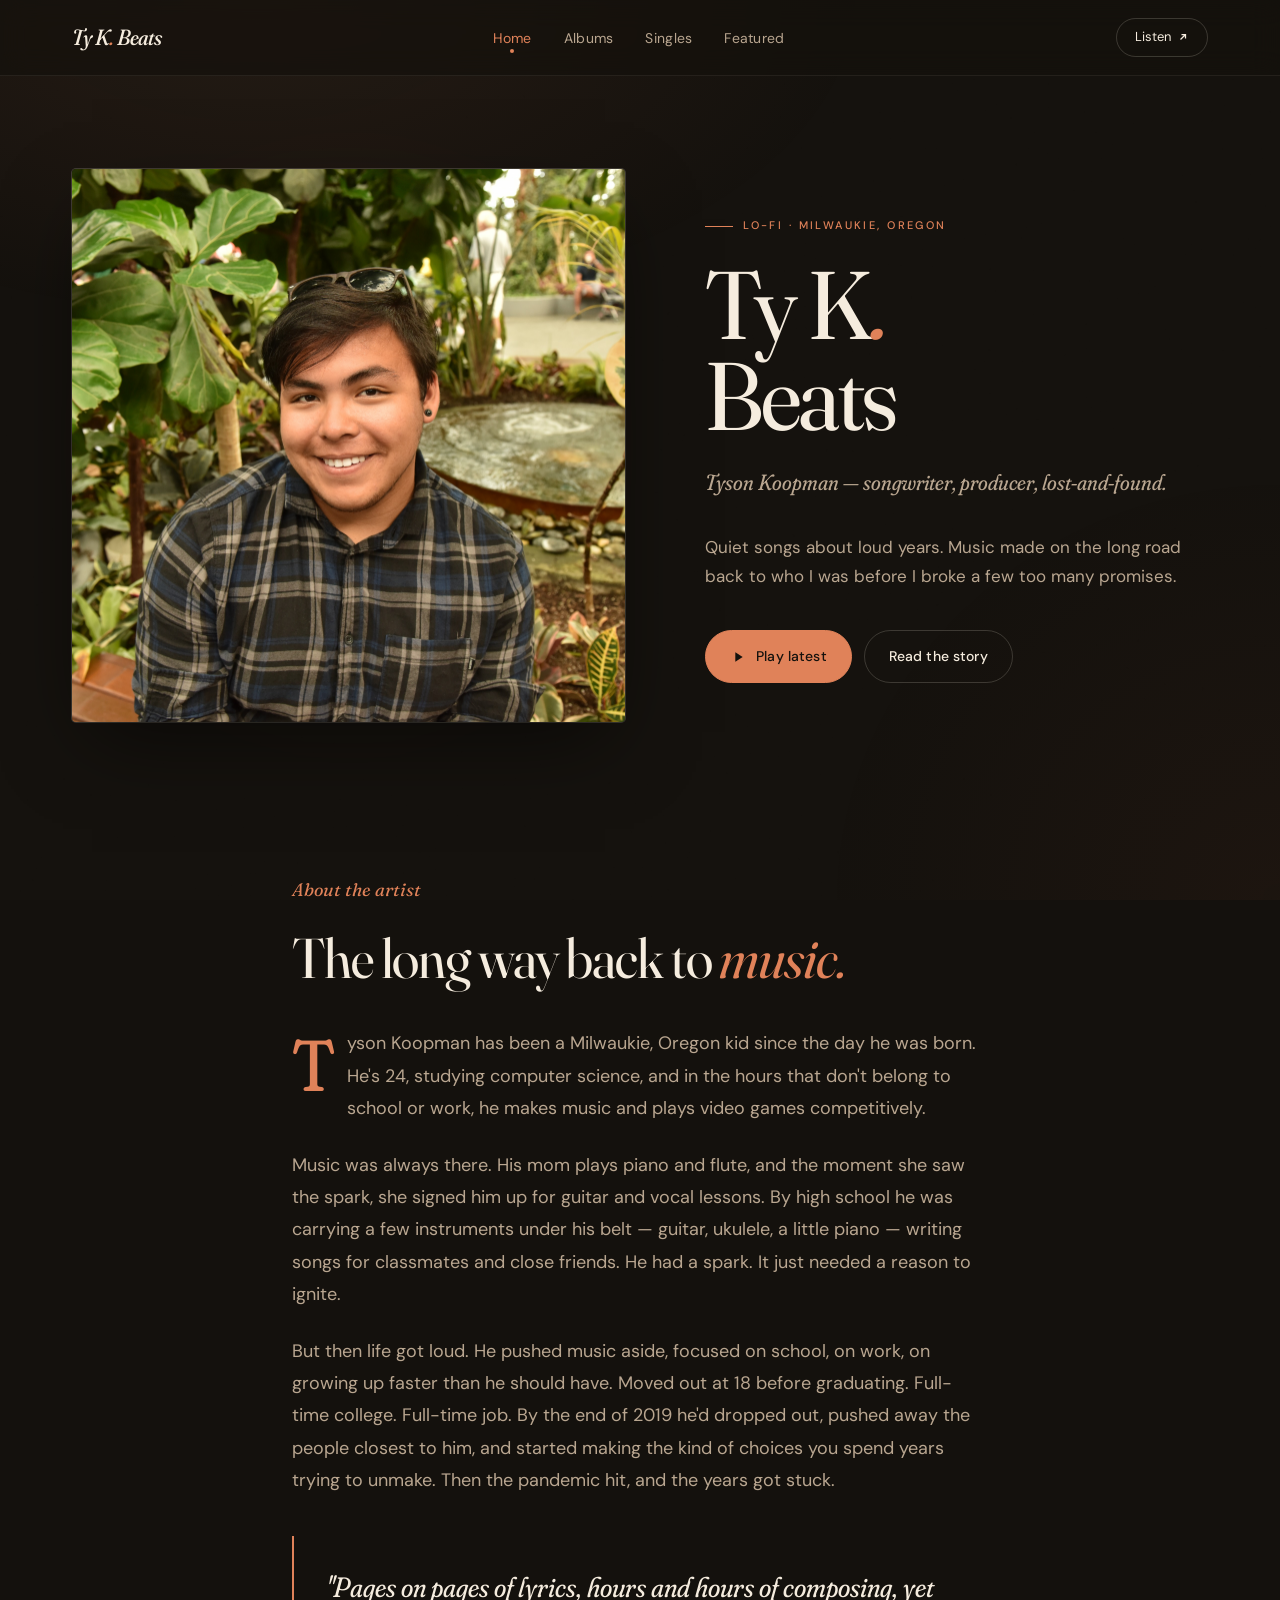
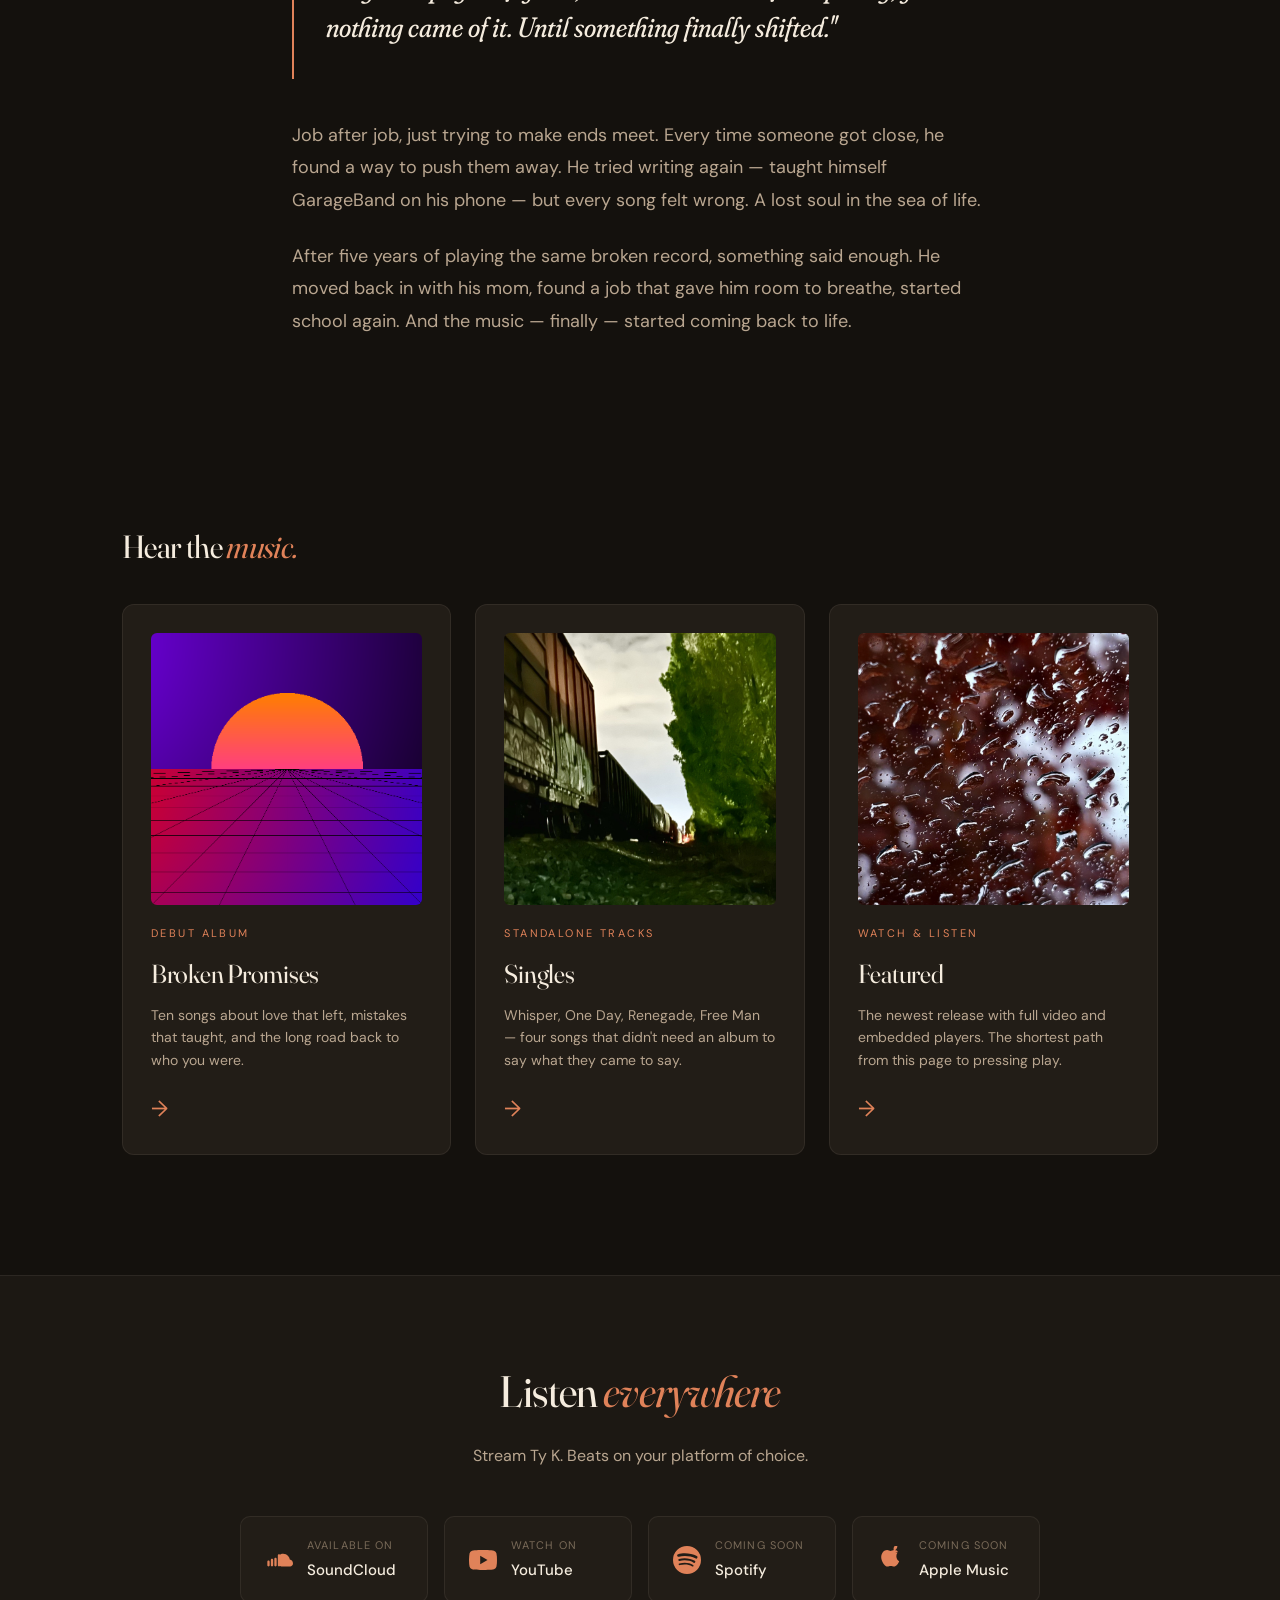
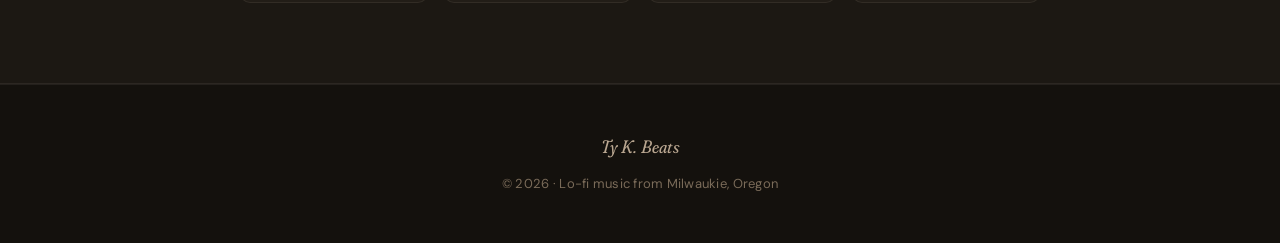
<file: index.html>
<!DOCTYPE html>
<html lang="en">
<head>
<meta charset="UTF-8">
<meta name="viewport" content="width=device-width, initial-scale=1.0">
<meta name="description" content="Ty K. Beats is a lo-fi music artist from Milwaukie, Oregon. Learn about the story behind the artist, Tyson Koopman.">
<title>Ty K. Beats — Home</title>

<link rel="preconnect" href="https://fonts.googleapis.com">
<link rel="preconnect" href="https://fonts.gstatic.com" crossorigin>
<link href="https://fonts.googleapis.com/css2?family=Fraunces:ital,opsz,wght,SOFT@0,9..144,300..900,0..100;1,9..144,300..900,0..100&family=DM+Sans:opsz,wght@9..40,300..700&display=swap" rel="stylesheet">
<link rel="stylesheet" href="styles.css">
</head>
<body>

<header>
  <nav class="nav">
    <a href="index.html" class="logo">Ty K<span>.</span> Beats</a>
    <ul class="nav-links">
      <li><a href="index.html" class="active">Home</a></li>
      <li><a href="albums.html">Albums</a></li>
      <li><a href="singles.html">Singles</a></li>
      <li><a href="featured.html">Featured</a></li>
    </ul>
    <a href="https://soundcloud.com/tykbeats" class="nav-cta" target="_blank" rel="noopener">
      Listen
      <svg width="12" height="12" viewBox="0 0 24 24" fill="none" stroke="currentColor" stroke-width="2.5"><path d="M7 17L17 7M9 7h8v8"/></svg>
    </a>
  </nav>
</header>

<main>

  <!-- HERO -->
  <section class="hero">
    <div class="hero-art">
      <img src="images/tyson_photo.jpg" alt="Portrait of Tyson Koopman, the artist behind Ty K. Beats">
    </div>
    <div class="hero-info">
      <div class="eyebrow">Lo-fi · Milwaukie, Oregon</div>
      <h1>Ty K<em>.</em><br>Beats</h1>
      <p class="hero-subhead">Tyson Koopman — songwriter, producer, lost-and-found.</p>
      <p class="hero-desc">
        Quiet songs about loud years. Music made on the long road back to who I was before I broke a few too many promises.
      </p>
      <div class="cta-row">
        <a class="btn btn-primary" href="featured.html">
          <svg viewBox="0 0 24 24" fill="currentColor"><path d="M8 5v14l11-7z"/></svg>
          Play latest
        </a>
        <a class="btn" href="#story">Read the story</a>
      </div>
    </div>
  </section>

  <!-- STORY -->
  <section class="story" id="story">
    <div class="story-eyebrow">About the artist</div>
    <h2>The long way back to <em>music.</em></h2>
    <p class="lead">
      Tyson Koopman has been a Milwaukie, Oregon kid since the day he was born. He's 24, studying computer science, and in the hours that don't belong to school or work, he makes music and plays video games competitively.
    </p>
    <p>
      Music was always there. His mom plays piano and flute, and the moment she saw the spark, she signed him up for guitar and vocal lessons. By high school he was carrying a few instruments under his belt — guitar, ukulele, a little piano — writing songs for classmates and close friends. He had a spark. It just needed a reason to ignite.
    </p>
    <p>
      But then life got loud. He pushed music aside, focused on school, on work, on growing up faster than he should have. Moved out at 18 before graduating. Full-time college. Full-time job. By the end of 2019 he'd dropped out, pushed away the people closest to him, and started making the kind of choices you spend years trying to unmake. Then the pandemic hit, and the years got stuck.
    </p>
    <div class="pullquote">
      "Pages on pages of lyrics, hours and hours of composing, yet nothing came of it. Until something finally shifted."
    </div>
    <p>
      Job after job, just trying to make ends meet. Every time someone got close, he found a way to push them away. He tried writing again — taught himself GarageBand on his phone — but every song felt wrong. A lost soul in the sea of life.
    </p>
    <p>
      After five years of playing the same broken record, something said enough. He moved back in with his mom, found a job that gave him room to breathe, started school again. And the music — finally — started coming back to life.
    </p>
  </section>

  <!-- DISCOVER -->
  <section class="next-up">
    <h2>Hear the <em>music.</em></h2>
    <div class="next-grid three">

      <a class="next-card" href="albums.html">
        <div class="next-card-thumb">
          <img src="images/bp_album_cover.jpg" alt="Broken Promises album cover">
        </div>
        <div class="next-card-eyebrow">Debut album</div>
        <h3>Broken Promises</h3>
        <p>Ten songs about love that left, mistakes that taught, and the long road back to who you were.</p>
        <span class="next-card-arrow">→</span>
      </a>

      <a class="next-card" href="singles.html">
        <div class="next-card-thumb">
          <img src="images/free_man_cover.jpg" alt="Free Man single cover">
        </div>
        <div class="next-card-eyebrow">Standalone tracks</div>
        <h3>Singles</h3>
        <p>Whisper, One Day, Renegade, Free Man — four songs that didn't need an album to say what they came to say.</p>
        <span class="next-card-arrow">→</span>
      </a>

      <a class="next-card" href="featured.html">
        <div class="next-card-thumb">
          <img src="images/whisper_cover.jpeg" alt="Whisper cover art — the latest featured release">
        </div>
        <div class="next-card-eyebrow">Watch & listen</div>
        <h3>Featured</h3>
        <p>The newest release with full video and embedded players. The shortest path from this page to pressing play.</p>
        <span class="next-card-arrow">→</span>
      </a>

    </div>
  </section>

  <!-- LISTEN ON -->
  <section class="listen">
    <div class="listen-inner">
      <h2>Listen <em>everywhere</em></h2>
      <p class="listen-sub">Stream Ty K. Beats on your platform of choice.</p>
      <div class="platforms">

        <a class="platform" href="https://soundcloud.com/tykbeats" target="_blank" rel="noopener" aria-label="Listen on SoundCloud">
          <svg class="platform-icon" viewBox="0 0 24 24" fill="currentColor"><path d="M2 13.5c0-.55.45-1 1-1s1 .45 1 1v3c0 .55-.45 1-1 1s-1-.45-1-1zm3-1.5c0-.55.45-1 1-1s1 .45 1 1v4.5c0 .55-.45 1-1 1s-1-.45-1-1zm3-1c0-.55.45-1 1-1s1 .45 1 1v5.5c0 .55-.45 1-1 1s-1-.45-1-1zm3-3c0-.55.45-1 1-1s1 .45 1 1v8.5c0 .55-.45 1-1 1s-1-.45-1-1zm10.5 9.5h-7.5c-.83 0-1.5-.67-1.5-1.5v-7.59c0-.62.38-1.18.96-1.4 1.43-.55 3.04-.51 4.46.14 1.77.82 3.08 2.55 3.34 4.47 1.61.27 2.74 1.66 2.74 3.38 0 1.38-1.12 2.5-2.5 2.5z"/></svg>
          <div class="platform-text">
            <small>Available on</small>
            <strong>SoundCloud</strong>
          </div>
        </a>

        <a class="platform" href="https://www.youtube.com/@TyKBeats" target="_blank" rel="noopener" aria-label="Listen on YouTube">
          <svg class="platform-icon" viewBox="0 0 24 24" fill="currentColor"><path d="M23.5 6.2a3 3 0 0 0-2.1-2.1C19.5 3.5 12 3.5 12 3.5s-7.5 0-9.4.6A3 3 0 0 0 .5 6.2 31.5 31.5 0 0 0 0 12a31.5 31.5 0 0 0 .5 5.8 3 3 0 0 0 2.1 2.1C4.5 20.5 12 20.5 12 20.5s7.5 0 9.4-.6a3 3 0 0 0 2.1-2.1c.4-1.9.5-3.8.5-5.8s-.1-3.9-.5-5.8zM9.6 15.6V8.4l6.3 3.6-6.3 3.6z"/></svg>
          <div class="platform-text">
            <small>Watch on</small>
            <strong>YouTube</strong>
          </div>
        </a>

        <a class="platform" href="#" aria-label="Listen on Spotify">
          <svg class="platform-icon" viewBox="0 0 24 24" fill="currentColor"><path d="M12 0a12 12 0 1 0 0 24 12 12 0 0 0 0-24zm5.5 17.3a.75.75 0 0 1-1 .25c-2.85-1.75-6.45-2.15-10.65-1.2a.75.75 0 1 1-.35-1.45c4.6-1.05 8.55-.6 11.75 1.35.4.2.5.7.25 1.05zm1.5-3.3a.95.95 0 0 1-1.3.3c-3.25-2-8.2-2.55-12.05-1.4a.95.95 0 0 1-.55-1.8c4.4-1.3 9.85-.7 13.6 1.6.45.25.6.85.3 1.3zm.15-3.4c-3.9-2.3-10.35-2.5-14.05-1.4a1.15 1.15 0 1 1-.65-2.2c4.25-1.3 11.4-1 15.9 1.65a1.15 1.15 0 1 1-1.2 1.95z"/></svg>
          <div class="platform-text">
            <small>Coming soon</small>
            <strong>Spotify</strong>
          </div>
        </a>

        <a class="platform" href="#" aria-label="Listen on Apple Music">
          <svg class="platform-icon" viewBox="0 0 24 24" fill="currentColor"><path d="M17.7 5.5a4.7 4.7 0 0 0-1.1 3.2c0 2.05 1.25 3.7 2.4 4.4-.7 2-2.45 4.55-4.5 4.55-.9 0-1.55-.55-2.7-.55-1.15 0-1.9.55-2.85.55-2.05 0-4.3-3.05-5.05-6.05-.45-1.85-.45-3.65.55-5.4.95-1.65 2.6-2.7 4.3-2.7 1.1 0 2.1.7 2.85.7.7 0 1.95-.75 3.4-.75.5 0 2.05.05 3 1.5 0 0-1.7.5-2.3.55zm-3.55-3a4.05 4.05 0 0 1 1-2.5C16.05 0 17.05 0 17.4 0c.05.4 0 1.45-.65 2.4-.65 1-1.6 1.55-2.55 1.5-.05-.35 0-.85.1-1.4z"/></svg>
          <div class="platform-text">
            <small>Coming soon</small>
            <strong>Apple Music</strong>
          </div>
        </a>

      </div>
    </div>
  </section>

</main>

<footer>
  <div class="footer-mark">Ty K. Beats</div>
  <div>© 2026 · Lo-fi music from Milwaukie, Oregon</div>
</footer>

</body>
</html>
</file>
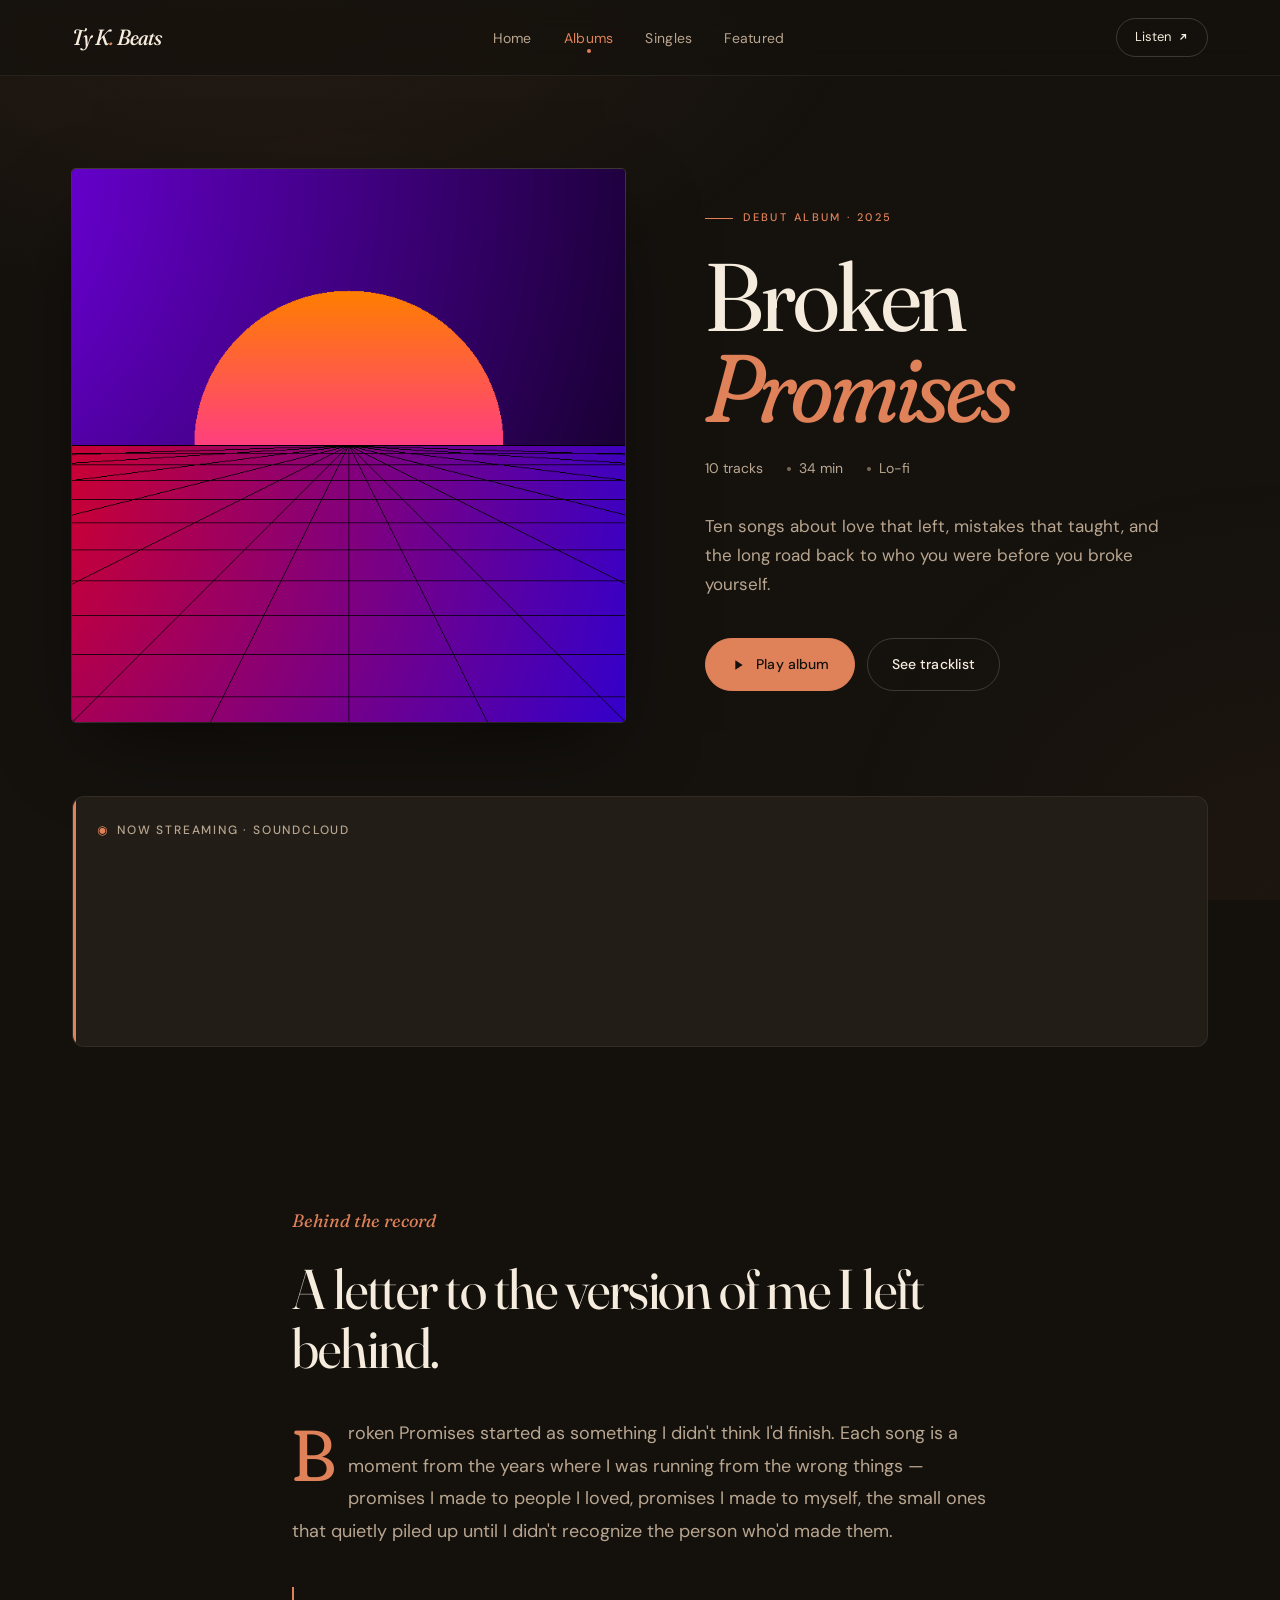
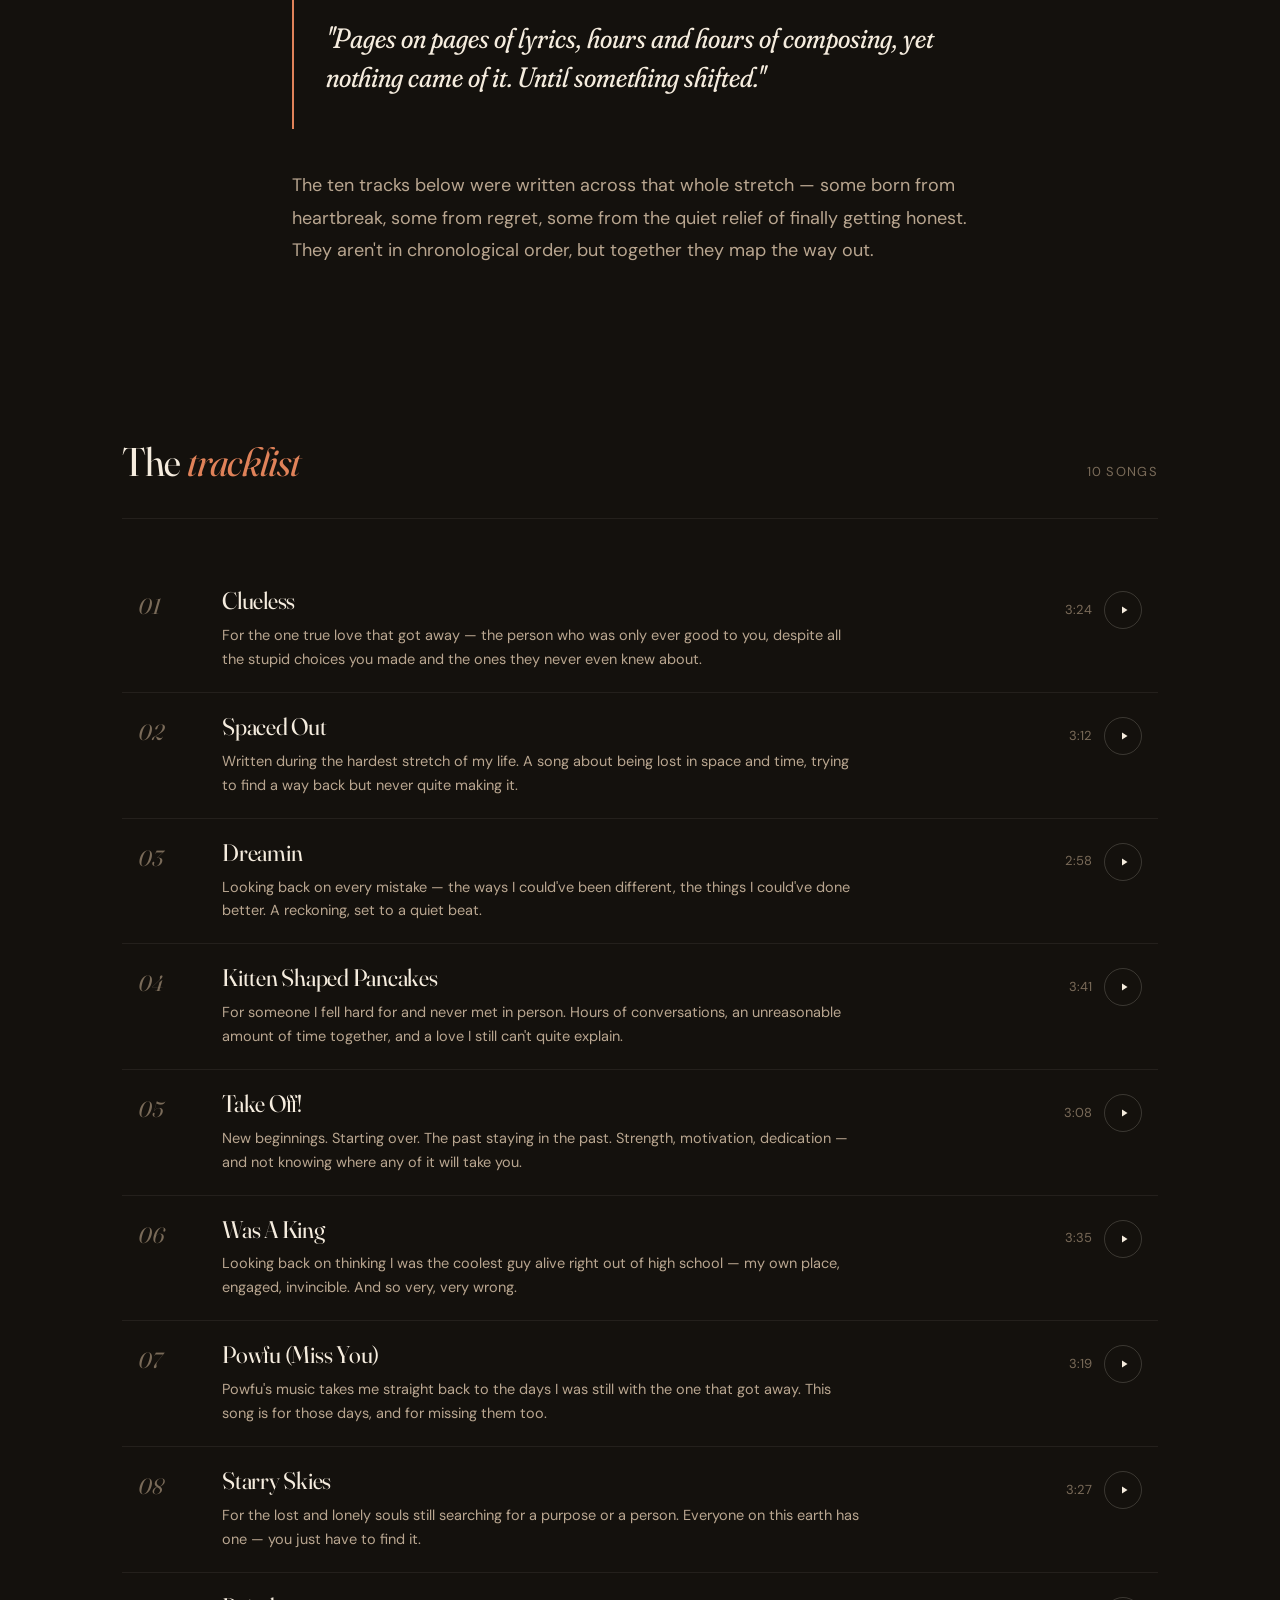
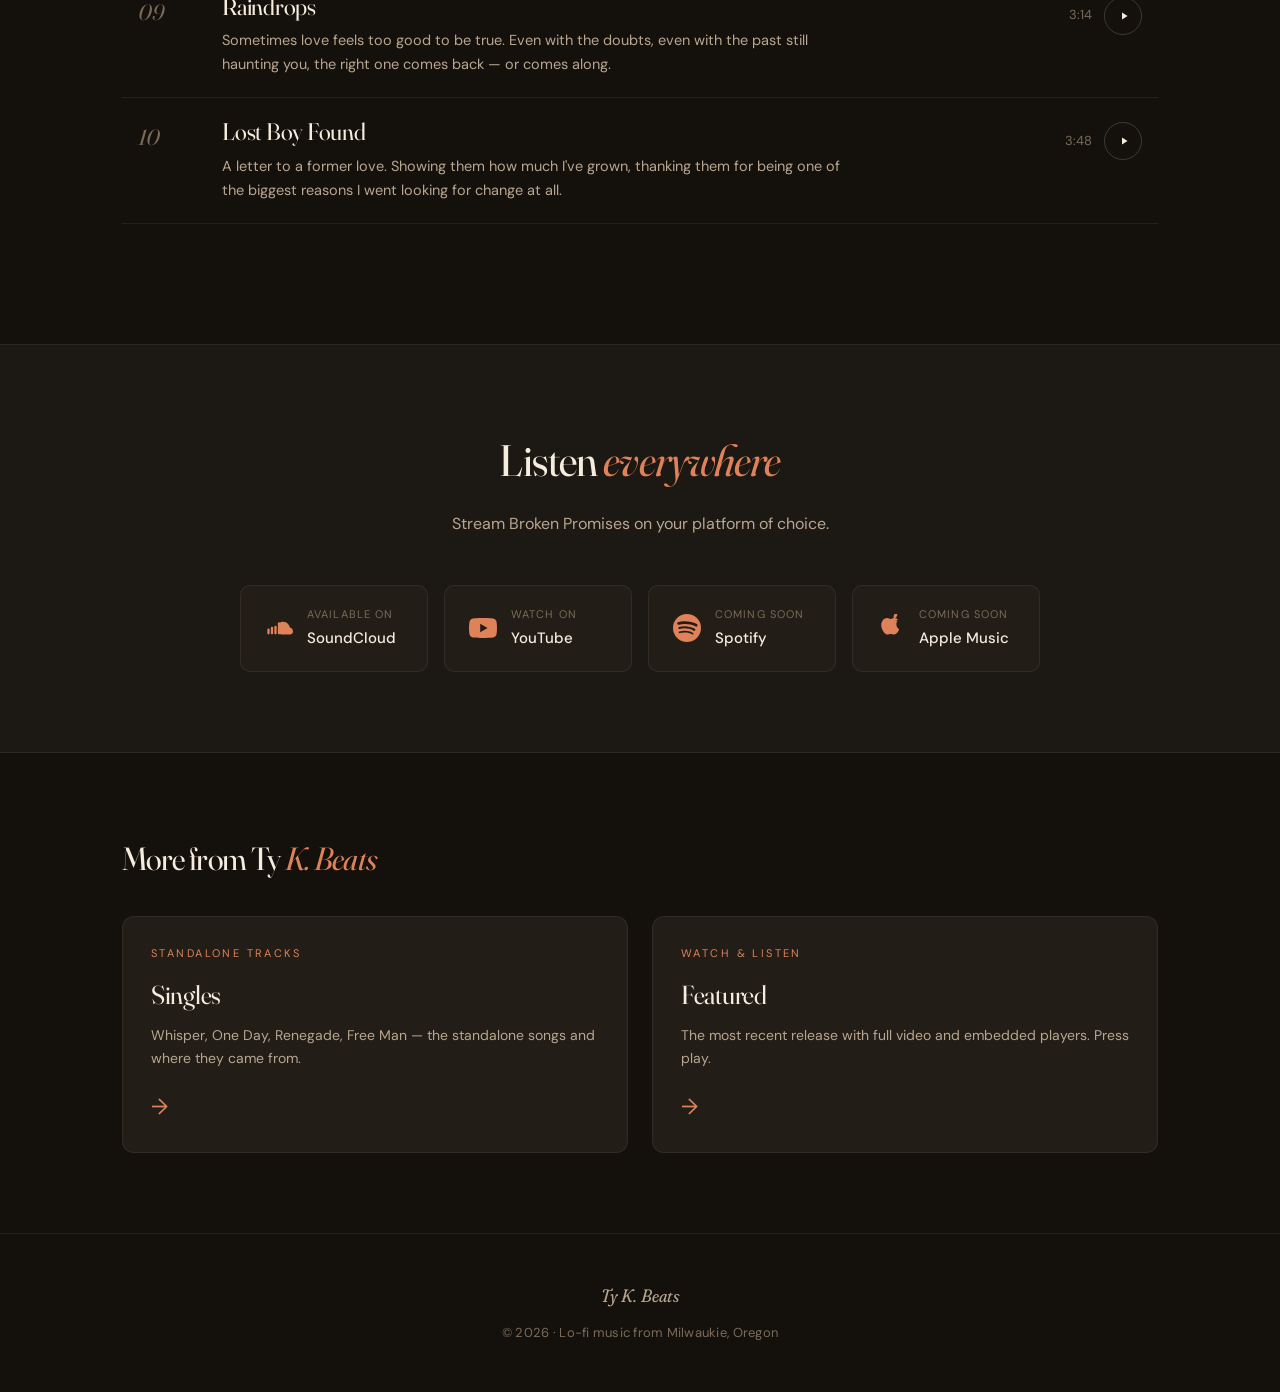
<file: albums.html>
<!DOCTYPE html>
<html lang="en">
<head>
<meta charset="UTF-8">
<meta name="viewport" content="width=device-width, initial-scale=1.0">
<meta name="description" content="Broken Promises — the debut album by Ty K. Beats. Ten tracks of lo-fi songwriting from Milwaukie, Oregon.">
<title>Ty K. Beats — Albums</title>

<link rel="preconnect" href="https://fonts.googleapis.com">
<link rel="preconnect" href="https://fonts.gstatic.com" crossorigin>
<link href="https://fonts.googleapis.com/css2?family=Fraunces:ital,opsz,wght,SOFT@0,9..144,300..900,0..100;1,9..144,300..900,0..100&family=DM+Sans:opsz,wght@9..40,300..700&display=swap" rel="stylesheet">
<link rel="stylesheet" href="styles.css">
</head>
<body>

<header>
  <nav class="nav">
    <a href="index.html" class="logo">Ty K<span>.</span> Beats</a>
    <ul class="nav-links">
      <li><a href="index.html">Home</a></li>
      <li><a href="albums.html" class="active">Albums</a></li>
      <li><a href="singles.html">Singles</a></li>
      <li><a href="featured.html">Featured</a></li>
    </ul>
    <a href="https://soundcloud.com/tykbeats" class="nav-cta" target="_blank" rel="noopener">
      Listen
      <svg width="12" height="12" viewBox="0 0 24 24" fill="none" stroke="currentColor" stroke-width="2.5"><path d="M7 17L17 7M9 7h8v8"/></svg>
    </a>
  </nav>
</header>

<main>

  <!-- HERO -->
  <section class="hero">
    <div class="hero-art">
      <img src="images/bp_album_cover.jpg" alt="Broken Promises album cover">
    </div>
    <div class="hero-info">
      <div class="eyebrow">Debut album · 2025</div>
      <h1>Broken<br><em>Promises</em></h1>
      <div class="hero-meta">
        <span>10 tracks</span>
        <span>34 min</span>
        <span>Lo-fi</span>
      </div>
      <p class="hero-desc">
        Ten songs about love that left, mistakes that taught, and the long road back to who you were before you broke yourself.
      </p>
      <div class="cta-row">
        <a class="btn btn-primary" href="https://soundcloud.com/tykbeats" target="_blank" rel="noopener">
          <svg viewBox="0 0 24 24" fill="currentColor"><path d="M8 5v14l11-7z"/></svg>
          Play album
        </a>
        <a class="btn" href="#tracks">See tracklist</a>
      </div>
    </div>
  </section>

  <!-- EMBED PLAYER -->
  <section class="player-section">
    <div class="player-wrap">
      <div class="player-label">
        <span class="player-label-text">Now streaming · SoundCloud</span>
      </div>
      <iframe height="166" allow="autoplay" src="https://w.soundcloud.com/player/?url=https%3A//soundcloud.com/tykbeats&color=%23e08259&inverse=true&auto_play=false&show_user=true"></iframe>
    </div>
  </section>

  <!-- STORY -->
  <section class="story">
    <div class="story-eyebrow">Behind the record</div>
    <h2>A letter to the version of me I left behind.</h2>
    <p class="lead">
      Broken Promises started as something I didn't think I'd finish. Each song is a moment from the years where I was running from the wrong things — promises I made to people I loved, promises I made to myself, the small ones that quietly piled up until I didn't recognize the person who'd made them.
    </p>
    <div class="pullquote">
      "Pages on pages of lyrics, hours and hours of composing, yet nothing came of it. Until something shifted."
    </div>
    <p>
      The ten tracks below were written across that whole stretch — some born from heartbreak, some from regret, some from the quiet relief of finally getting honest. They aren't in chronological order, but together they map the way out.
    </p>
  </section>

  <!-- TRACKS -->
  <section class="tracks-section" id="tracks">
    <div class="section-header">
      <h2>The <em>tracklist</em></h2>
      <span class="meta">10 songs</span>
    </div>

    <div class="tracks">

      <a class="track" href="https://soundcloud.com/tykbeats" target="_blank" rel="noopener">
        <div class="track-num">01</div>
        <div class="track-body">
          <h3 class="track-title">Clueless</h3>
          <p class="track-desc">For the one true love that got away — the person who was only ever good to you, despite all the stupid choices you made and the ones they never even knew about.</p>
        </div>
        <div class="track-play">
          <span class="track-duration">3:24</span>
          <span class="play-btn"><svg viewBox="0 0 24 24" fill="currentColor"><path d="M8 5v14l11-7z"/></svg></span>
        </div>
      </a>

      <a class="track" href="https://soundcloud.com/tykbeats" target="_blank" rel="noopener">
        <div class="track-num">02</div>
        <div class="track-body">
          <h3 class="track-title">Spaced Out</h3>
          <p class="track-desc">Written during the hardest stretch of my life. A song about being lost in space and time, trying to find a way back but never quite making it.</p>
        </div>
        <div class="track-play">
          <span class="track-duration">3:12</span>
          <span class="play-btn"><svg viewBox="0 0 24 24" fill="currentColor"><path d="M8 5v14l11-7z"/></svg></span>
        </div>
      </a>

      <a class="track" href="https://soundcloud.com/tykbeats" target="_blank" rel="noopener">
        <div class="track-num">03</div>
        <div class="track-body">
          <h3 class="track-title">Dreamin</h3>
          <p class="track-desc">Looking back on every mistake — the ways I could've been different, the things I could've done better. A reckoning, set to a quiet beat.</p>
        </div>
        <div class="track-play">
          <span class="track-duration">2:58</span>
          <span class="play-btn"><svg viewBox="0 0 24 24" fill="currentColor"><path d="M8 5v14l11-7z"/></svg></span>
        </div>
      </a>

      <a class="track" href="https://soundcloud.com/tykbeats" target="_blank" rel="noopener">
        <div class="track-num">04</div>
        <div class="track-body">
          <h3 class="track-title">Kitten Shaped Pancakes</h3>
          <p class="track-desc">For someone I fell hard for and never met in person. Hours of conversations, an unreasonable amount of time together, and a love I still can't quite explain.</p>
        </div>
        <div class="track-play">
          <span class="track-duration">3:41</span>
          <span class="play-btn"><svg viewBox="0 0 24 24" fill="currentColor"><path d="M8 5v14l11-7z"/></svg></span>
        </div>
      </a>

      <a class="track" href="https://soundcloud.com/tykbeats" target="_blank" rel="noopener">
        <div class="track-num">05</div>
        <div class="track-body">
          <h3 class="track-title">Take Off!</h3>
          <p class="track-desc">New beginnings. Starting over. The past staying in the past. Strength, motivation, dedication — and not knowing where any of it will take you.</p>
        </div>
        <div class="track-play">
          <span class="track-duration">3:08</span>
          <span class="play-btn"><svg viewBox="0 0 24 24" fill="currentColor"><path d="M8 5v14l11-7z"/></svg></span>
        </div>
      </a>

      <a class="track" href="https://soundcloud.com/tykbeats" target="_blank" rel="noopener">
        <div class="track-num">06</div>
        <div class="track-body">
          <h3 class="track-title">Was A King</h3>
          <p class="track-desc">Looking back on thinking I was the coolest guy alive right out of high school — my own place, engaged, invincible. And so very, very wrong.</p>
        </div>
        <div class="track-play">
          <span class="track-duration">3:35</span>
          <span class="play-btn"><svg viewBox="0 0 24 24" fill="currentColor"><path d="M8 5v14l11-7z"/></svg></span>
        </div>
      </a>

      <a class="track" href="https://soundcloud.com/tykbeats" target="_blank" rel="noopener">
        <div class="track-num">07</div>
        <div class="track-body">
          <h3 class="track-title">Powfu (Miss You)</h3>
          <p class="track-desc">Powfu's music takes me straight back to the days I was still with the one that got away. This song is for those days, and for missing them too.</p>
        </div>
        <div class="track-play">
          <span class="track-duration">3:19</span>
          <span class="play-btn"><svg viewBox="0 0 24 24" fill="currentColor"><path d="M8 5v14l11-7z"/></svg></span>
        </div>
      </a>

      <a class="track" href="https://soundcloud.com/tykbeats" target="_blank" rel="noopener">
        <div class="track-num">08</div>
        <div class="track-body">
          <h3 class="track-title">Starry Skies</h3>
          <p class="track-desc">For the lost and lonely souls still searching for a purpose or a person. Everyone on this earth has one — you just have to find it.</p>
        </div>
        <div class="track-play">
          <span class="track-duration">3:27</span>
          <span class="play-btn"><svg viewBox="0 0 24 24" fill="currentColor"><path d="M8 5v14l11-7z"/></svg></span>
        </div>
      </a>

      <a class="track" href="https://soundcloud.com/tykbeats" target="_blank" rel="noopener">
        <div class="track-num">09</div>
        <div class="track-body">
          <h3 class="track-title">Raindrops</h3>
          <p class="track-desc">Sometimes love feels too good to be true. Even with the doubts, even with the past still haunting you, the right one comes back — or comes along.</p>
        </div>
        <div class="track-play">
          <span class="track-duration">3:14</span>
          <span class="play-btn"><svg viewBox="0 0 24 24" fill="currentColor"><path d="M8 5v14l11-7z"/></svg></span>
        </div>
      </a>

      <a class="track" href="https://soundcloud.com/tykbeats" target="_blank" rel="noopener">
        <div class="track-num">10</div>
        <div class="track-body">
          <h3 class="track-title">Lost Boy Found</h3>
          <p class="track-desc">A letter to a former love. Showing them how much I've grown, thanking them for being one of the biggest reasons I went looking for change at all.</p>
        </div>
        <div class="track-play">
          <span class="track-duration">3:48</span>
          <span class="play-btn"><svg viewBox="0 0 24 24" fill="currentColor"><path d="M8 5v14l11-7z"/></svg></span>
        </div>
      </a>

    </div>
  </section>

  <!-- LISTEN ON -->
  <section class="listen">
    <div class="listen-inner">
      <h2>Listen <em>everywhere</em></h2>
      <p class="listen-sub">Stream Broken Promises on your platform of choice.</p>
      <div class="platforms">

        <a class="platform" href="https://soundcloud.com/tykbeats" target="_blank" rel="noopener" aria-label="Listen on SoundCloud">
          <svg class="platform-icon" viewBox="0 0 24 24" fill="currentColor"><path d="M2 13.5c0-.55.45-1 1-1s1 .45 1 1v3c0 .55-.45 1-1 1s-1-.45-1-1zm3-1.5c0-.55.45-1 1-1s1 .45 1 1v4.5c0 .55-.45 1-1 1s-1-.45-1-1zm3-1c0-.55.45-1 1-1s1 .45 1 1v5.5c0 .55-.45 1-1 1s-1-.45-1-1zm3-3c0-.55.45-1 1-1s1 .45 1 1v8.5c0 .55-.45 1-1 1s-1-.45-1-1zm10.5 9.5h-7.5c-.83 0-1.5-.67-1.5-1.5v-7.59c0-.62.38-1.18.96-1.4 1.43-.55 3.04-.51 4.46.14 1.77.82 3.08 2.55 3.34 4.47 1.61.27 2.74 1.66 2.74 3.38 0 1.38-1.12 2.5-2.5 2.5z"/></svg>
          <div class="platform-text">
            <small>Available on</small>
            <strong>SoundCloud</strong>
          </div>
        </a>

        <a class="platform" href="https://www.youtube.com/@TyKBeats" target="_blank" rel="noopener" aria-label="Listen on YouTube">
          <svg class="platform-icon" viewBox="0 0 24 24" fill="currentColor"><path d="M23.5 6.2a3 3 0 0 0-2.1-2.1C19.5 3.5 12 3.5 12 3.5s-7.5 0-9.4.6A3 3 0 0 0 .5 6.2 31.5 31.5 0 0 0 0 12a31.5 31.5 0 0 0 .5 5.8 3 3 0 0 0 2.1 2.1C4.5 20.5 12 20.5 12 20.5s7.5 0 9.4-.6a3 3 0 0 0 2.1-2.1c.4-1.9.5-3.8.5-5.8s-.1-3.9-.5-5.8zM9.6 15.6V8.4l6.3 3.6-6.3 3.6z"/></svg>
          <div class="platform-text">
            <small>Watch on</small>
            <strong>YouTube</strong>
          </div>
        </a>

        <a class="platform" href="#" aria-label="Listen on Spotify">
          <svg class="platform-icon" viewBox="0 0 24 24" fill="currentColor"><path d="M12 0a12 12 0 1 0 0 24 12 12 0 0 0 0-24zm5.5 17.3a.75.75 0 0 1-1 .25c-2.85-1.75-6.45-2.15-10.65-1.2a.75.75 0 1 1-.35-1.45c4.6-1.05 8.55-.6 11.75 1.35.4.2.5.7.25 1.05zm1.5-3.3a.95.95 0 0 1-1.3.3c-3.25-2-8.2-2.55-12.05-1.4a.95.95 0 0 1-.55-1.8c4.4-1.3 9.85-.7 13.6 1.6.45.25.6.85.3 1.3zm.15-3.4c-3.9-2.3-10.35-2.5-14.05-1.4a1.15 1.15 0 1 1-.65-2.2c4.25-1.3 11.4-1 15.9 1.65a1.15 1.15 0 1 1-1.2 1.95z"/></svg>
          <div class="platform-text">
            <small>Coming soon</small>
            <strong>Spotify</strong>
          </div>
        </a>

        <a class="platform" href="#" aria-label="Listen on Apple Music">
          <svg class="platform-icon" viewBox="0 0 24 24" fill="currentColor"><path d="M17.7 5.5a4.7 4.7 0 0 0-1.1 3.2c0 2.05 1.25 3.7 2.4 4.4-.7 2-2.45 4.55-4.5 4.55-.9 0-1.55-.55-2.7-.55-1.15 0-1.9.55-2.85.55-2.05 0-4.3-3.05-5.05-6.05-.45-1.85-.45-3.65.55-5.4.95-1.65 2.6-2.7 4.3-2.7 1.1 0 2.1.7 2.85.7.7 0 1.95-.75 3.4-.75.5 0 2.05.05 3 1.5 0 0-1.7.5-2.3.55zm-3.55-3a4.05 4.05 0 0 1 1-2.5C16.05 0 17.05 0 17.4 0c.05.4 0 1.45-.65 2.4-.65 1-1.6 1.55-2.55 1.5-.05-.35 0-.85.1-1.4z"/></svg>
          <div class="platform-text">
            <small>Coming soon</small>
            <strong>Apple Music</strong>
          </div>
        </a>

      </div>
    </div>
  </section>

  <!-- NEXT UP -->
  <section class="next-up">
    <h2>More from Ty <em>K. Beats</em></h2>
    <div class="next-grid">
      <a class="next-card" href="singles.html">
        <div class="next-card-eyebrow">Standalone tracks</div>
        <h3>Singles</h3>
        <p>Whisper, One Day, Renegade, Free Man — the standalone songs and where they came from.</p>
        <span class="next-card-arrow">→</span>
      </a>
      <a class="next-card" href="featured.html">
        <div class="next-card-eyebrow">Watch &amp; listen</div>
        <h3>Featured</h3>
        <p>The most recent release with full video and embedded players. Press play.</p>
        <span class="next-card-arrow">→</span>
      </a>
    </div>
  </section>

</main>

<footer>
  <div class="footer-mark">Ty K. Beats</div>
  <div>© 2026 · Lo-fi music from Milwaukie, Oregon</div>
</footer>

</body>
</html>
</file>
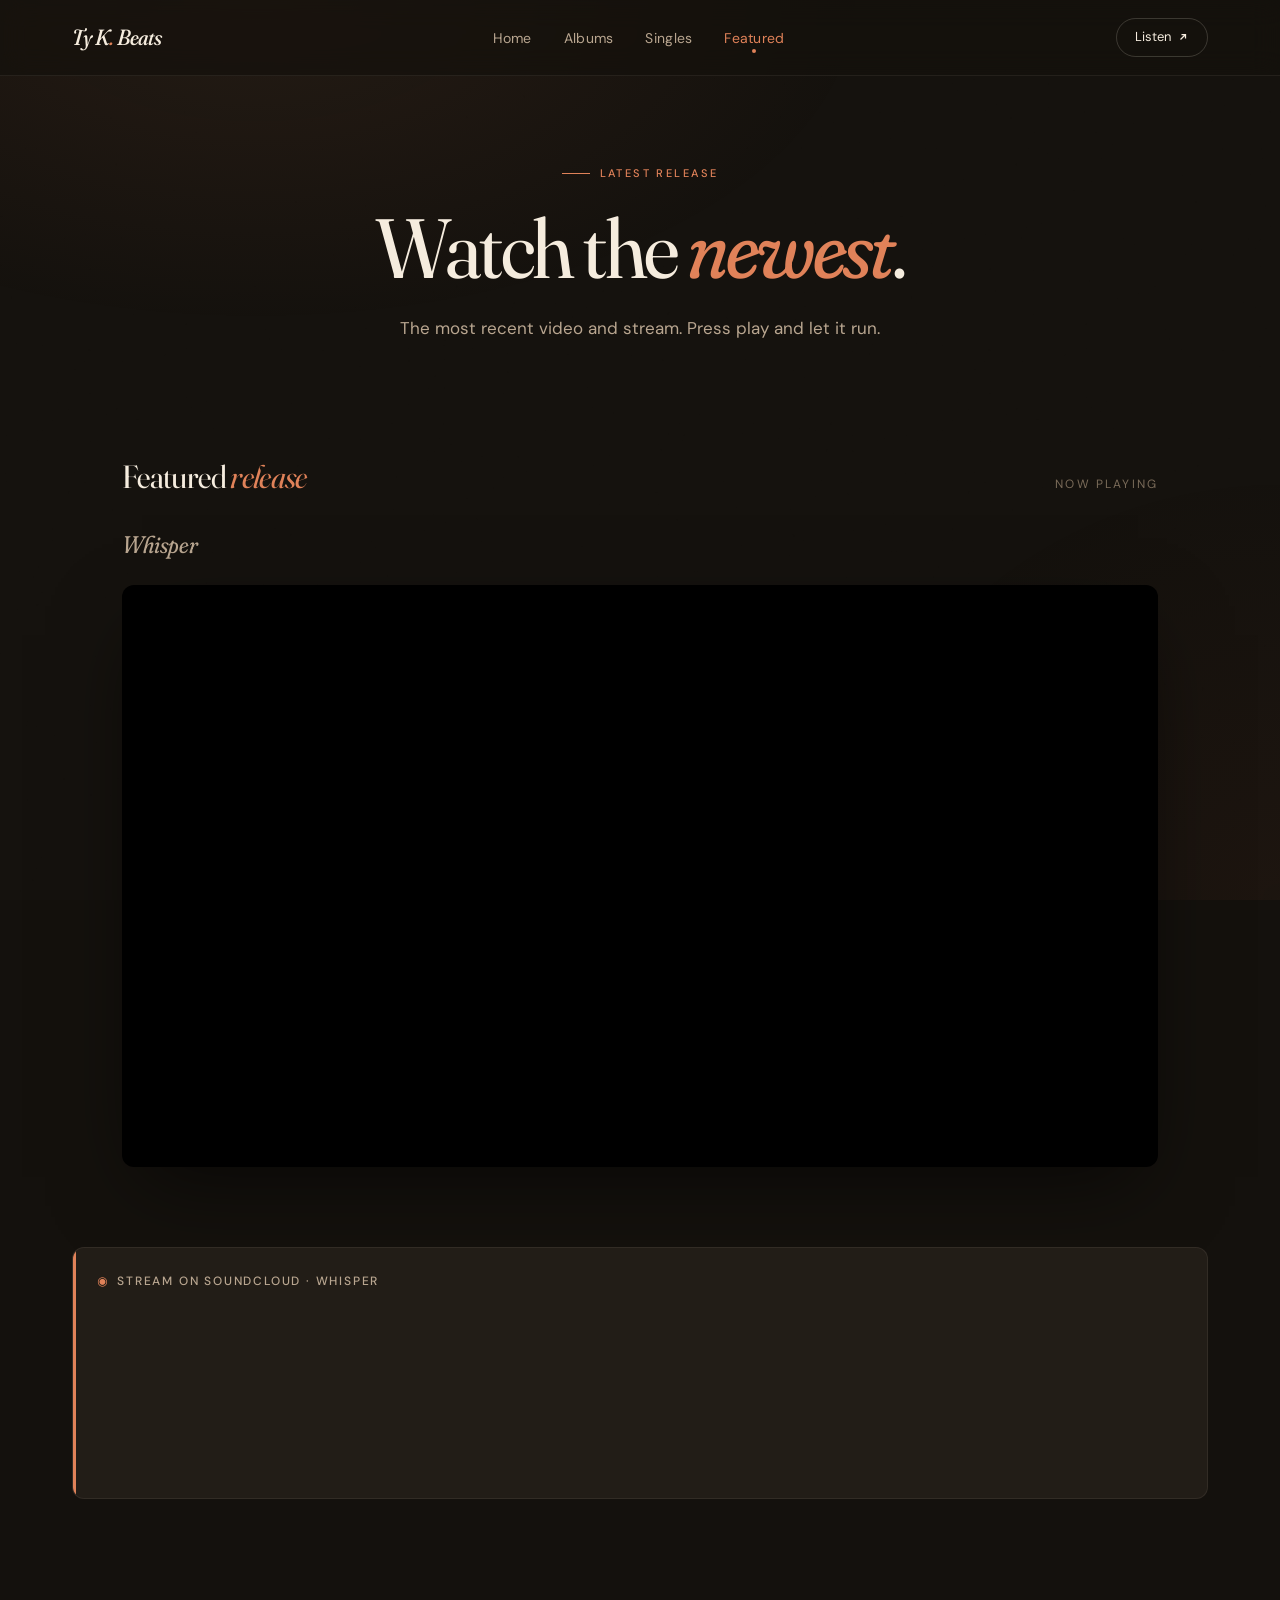
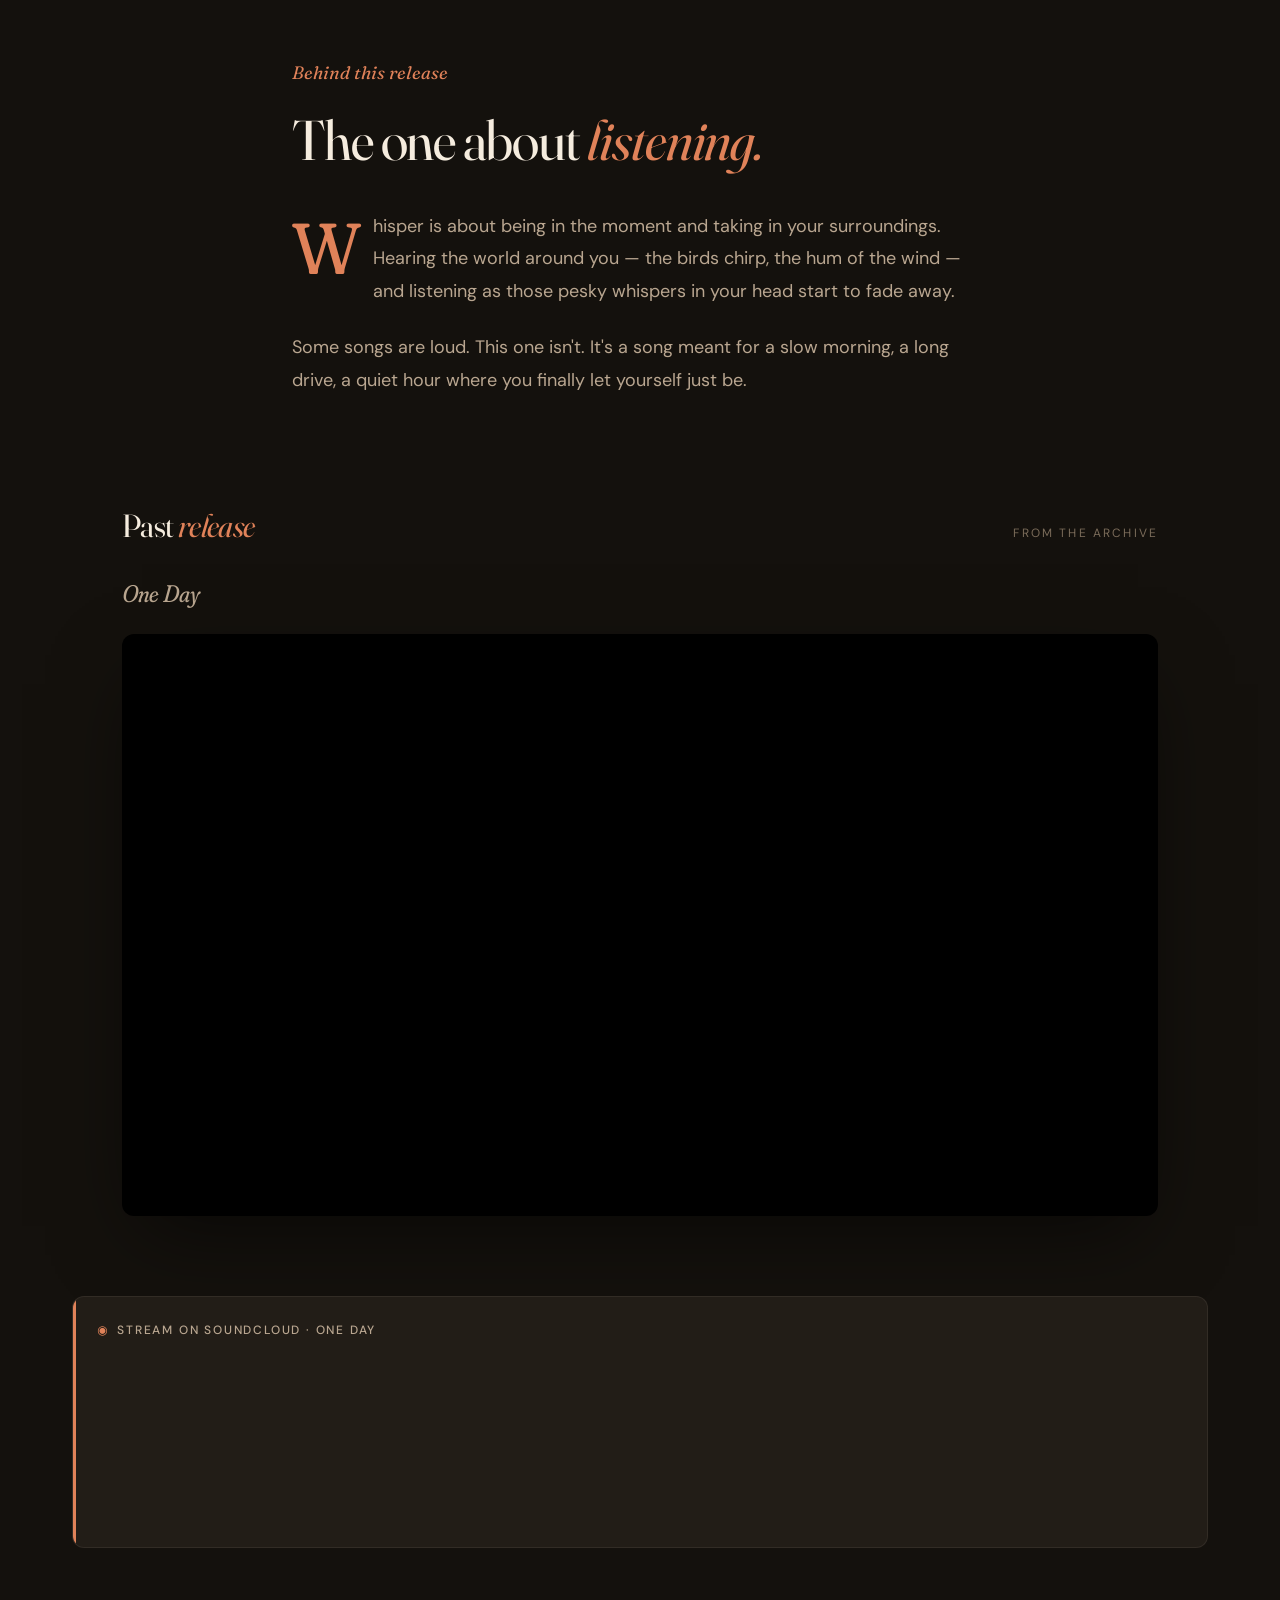
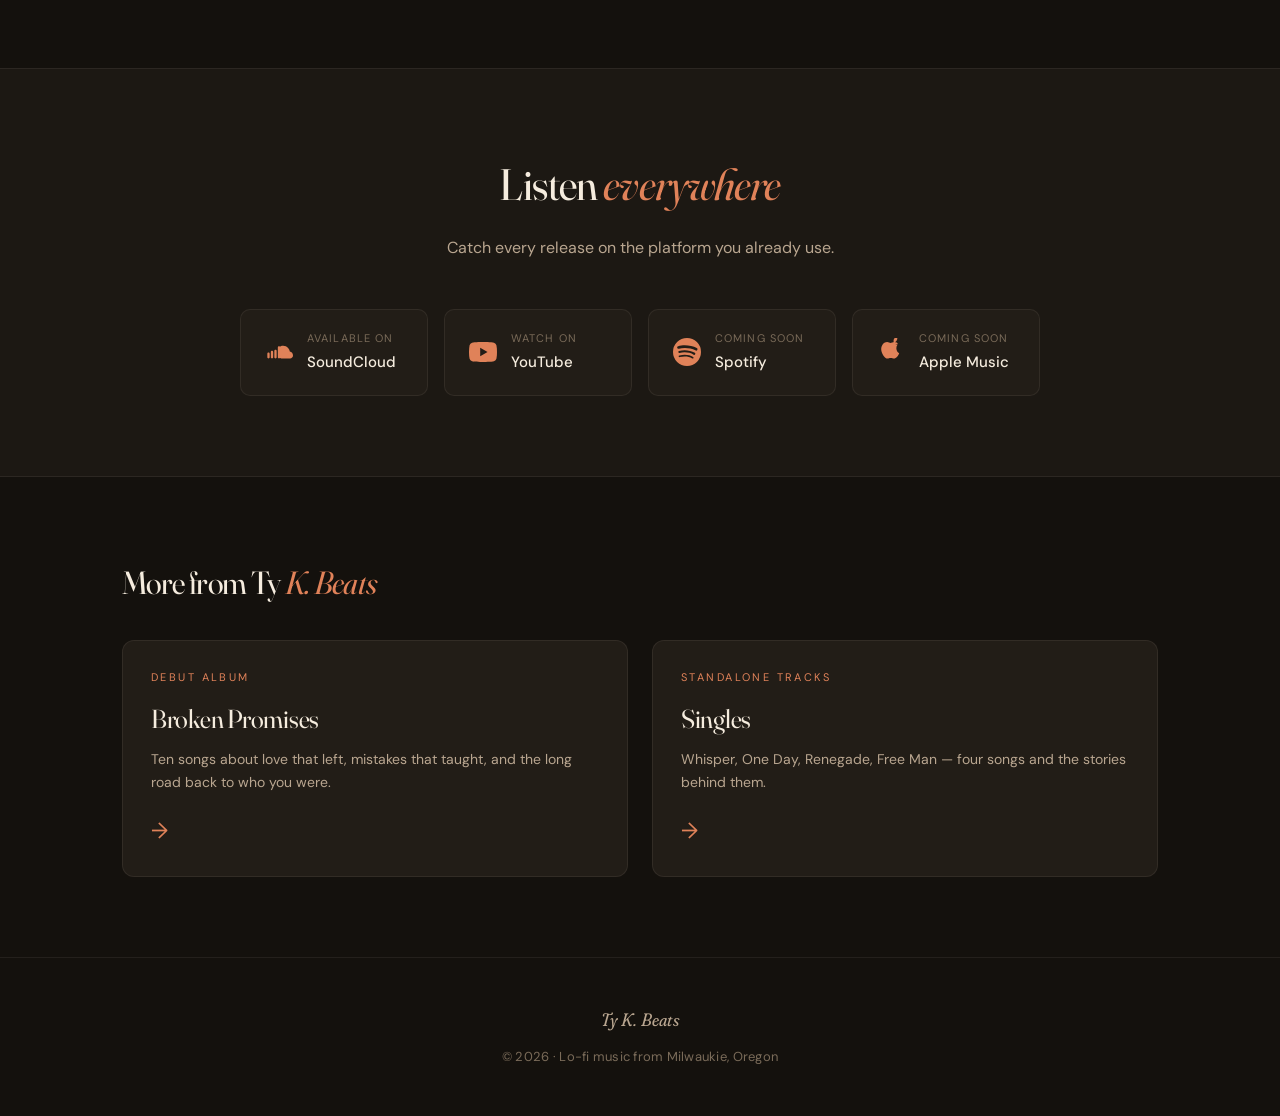
<file: featured.html>
<!DOCTYPE html>
<html lang="en">
<head>
<meta charset="UTF-8">
<meta name="viewport" content="width=device-width, initial-scale=1.0">
<meta name="description" content="Featured and past releases from Ty K. Beats. Watch and listen to the latest lo-fi music on YouTube and SoundCloud.">
<title>Ty K. Beats — Featured</title>

<link rel="preconnect" href="https://fonts.googleapis.com">
<link rel="preconnect" href="https://fonts.gstatic.com" crossorigin>
<link href="https://fonts.googleapis.com/css2?family=Fraunces:ital,opsz,wght,SOFT@0,9..144,300..900,0..100;1,9..144,300..900,0..100&family=DM+Sans:opsz,wght@9..40,300..700&display=swap" rel="stylesheet">
<link rel="stylesheet" href="styles.css">
</head>
<body>

<header>
  <nav class="nav">
    <a href="index.html" class="logo">Ty K<span>.</span> Beats</a>
    <ul class="nav-links">
      <li><a href="index.html">Home</a></li>
      <li><a href="albums.html">Albums</a></li>
      <li><a href="singles.html">Singles</a></li>
      <li><a href="featured.html" class="active">Featured</a></li>
    </ul>
    <a href="https://soundcloud.com/tykbeats" class="nav-cta" target="_blank" rel="noopener">
      Listen
      <svg width="12" height="12" viewBox="0 0 24 24" fill="none" stroke="currentColor" stroke-width="2.5"><path d="M7 17L17 7M9 7h8v8"/></svg>
    </a>
  </nav>
</header>

<main>

  <!-- WIDE HERO -->
  <section class="hero-wide">
    <div class="eyebrow">Latest release</div>
    <h1>Watch the <em>newest</em>.</h1>
    <p class="hero-wide-desc">
      The most recent video and stream. Press play and let it run.
    </p>
  </section>

  <!-- FEATURED VIDEO -->
  <section class="release-block">
    <div class="release-block-header">
      <h2>Featured <em>release</em></h2>
      <span class="release-meta">Now playing</span>
    </div>
    <div class="release-track-name">Whisper</div>
    <div class="video-frame">
      <iframe
        src="https://www.youtube.com/embed/EyHF2hh2jw0?si=GhbjYwVZDh8ber-g"
        title="Whisper — Ty K. Beats"
        allow="accelerometer; autoplay; clipboard-write; encrypted-media; gyroscope; picture-in-picture; web-share"
        referrerpolicy="strict-origin-when-cross-origin"
        allowfullscreen></iframe>
    </div>
  </section>

  <!-- SOUNDCLOUD EMBED -->
  <section class="player-section">
    <div class="player-wrap">
      <div class="player-label">
        <span class="player-label-text">Stream on SoundCloud · Whisper</span>
      </div>
      <iframe
        height="166"
        allow="autoplay"
        src="https://w.soundcloud.com/player/?url=https%3A//api.soundcloud.com/tracks/2206831979&color=%23e08259&inverse=true&auto_play=false&hide_related=false&show_comments=true&show_user=true&show_reposts=false&show_teaser=true"></iframe>
    </div>
  </section>

  <!-- STORY -->
  <section class="story">
    <div class="story-eyebrow">Behind this release</div>
    <h2>The one about <em>listening.</em></h2>
    <p class="lead">
      Whisper is about being in the moment and taking in your surroundings. Hearing the world around you — the birds chirp, the hum of the wind — and listening as those pesky whispers in your head start to fade away.
    </p>
    <p>
      Some songs are loud. This one isn't. It's a song meant for a slow morning, a long drive, a quiet hour where you finally let yourself just be.
    </p>
  </section>

  <!-- PAST RELEASE -->
  <section class="release-block">
    <div class="release-block-header">
      <h2>Past <em>release</em></h2>
      <span class="release-meta">From the archive</span>
    </div>
    <div class="release-track-name">One Day</div>
    <div class="video-frame">
      <iframe
        src="https://www.youtube.com/embed/tECLg6FhMAk?si=X4p5tKMxPoYsln6Z"
        title="One Day — Ty K. Beats"
        allow="accelerometer; autoplay; clipboard-write; encrypted-media; gyroscope; picture-in-picture; web-share"
        referrerpolicy="strict-origin-when-cross-origin"
        allowfullscreen></iframe>
    </div>
  </section>

  <section class="player-section">
    <div class="player-wrap">
      <div class="player-label">
        <span class="player-label-text">Stream on SoundCloud · One Day</span>
      </div>
      <iframe
        height="166"
        allow="autoplay"
        src="https://w.soundcloud.com/player/?url=https%3A//api.soundcloud.com/tracks/2165583099&color=%23e08259&inverse=true&auto_play=false&hide_related=false&show_comments=true&show_user=true&show_reposts=false&show_teaser=true"></iframe>
    </div>
  </section>

  <!-- LISTEN ON -->
  <section class="listen">
    <div class="listen-inner">
      <h2>Listen <em>everywhere</em></h2>
      <p class="listen-sub">Catch every release on the platform you already use.</p>
      <div class="platforms">

        <a class="platform" href="https://soundcloud.com/tykbeats" target="_blank" rel="noopener" aria-label="Listen on SoundCloud">
          <svg class="platform-icon" viewBox="0 0 24 24" fill="currentColor"><path d="M2 13.5c0-.55.45-1 1-1s1 .45 1 1v3c0 .55-.45 1-1 1s-1-.45-1-1zm3-1.5c0-.55.45-1 1-1s1 .45 1 1v4.5c0 .55-.45 1-1 1s-1-.45-1-1zm3-1c0-.55.45-1 1-1s1 .45 1 1v5.5c0 .55-.45 1-1 1s-1-.45-1-1zm3-3c0-.55.45-1 1-1s1 .45 1 1v8.5c0 .55-.45 1-1 1s-1-.45-1-1zm10.5 9.5h-7.5c-.83 0-1.5-.67-1.5-1.5v-7.59c0-.62.38-1.18.96-1.4 1.43-.55 3.04-.51 4.46.14 1.77.82 3.08 2.55 3.34 4.47 1.61.27 2.74 1.66 2.74 3.38 0 1.38-1.12 2.5-2.5 2.5z"/></svg>
          <div class="platform-text">
            <small>Available on</small>
            <strong>SoundCloud</strong>
          </div>
        </a>

        <a class="platform" href="https://www.youtube.com/@TyKBeats" target="_blank" rel="noopener" aria-label="Watch on YouTube">
          <svg class="platform-icon" viewBox="0 0 24 24" fill="currentColor"><path d="M23.5 6.2a3 3 0 0 0-2.1-2.1C19.5 3.5 12 3.5 12 3.5s-7.5 0-9.4.6A3 3 0 0 0 .5 6.2 31.5 31.5 0 0 0 0 12a31.5 31.5 0 0 0 .5 5.8 3 3 0 0 0 2.1 2.1C4.5 20.5 12 20.5 12 20.5s7.5 0 9.4-.6a3 3 0 0 0 2.1-2.1c.4-1.9.5-3.8.5-5.8s-.1-3.9-.5-5.8zM9.6 15.6V8.4l6.3 3.6-6.3 3.6z"/></svg>
          <div class="platform-text">
            <small>Watch on</small>
            <strong>YouTube</strong>
          </div>
        </a>

        <a class="platform" href="#" aria-label="Listen on Spotify">
          <svg class="platform-icon" viewBox="0 0 24 24" fill="currentColor"><path d="M12 0a12 12 0 1 0 0 24 12 12 0 0 0 0-24zm5.5 17.3a.75.75 0 0 1-1 .25c-2.85-1.75-6.45-2.15-10.65-1.2a.75.75 0 1 1-.35-1.45c4.6-1.05 8.55-.6 11.75 1.35.4.2.5.7.25 1.05zm1.5-3.3a.95.95 0 0 1-1.3.3c-3.25-2-8.2-2.55-12.05-1.4a.95.95 0 0 1-.55-1.8c4.4-1.3 9.85-.7 13.6 1.6.45.25.6.85.3 1.3zm.15-3.4c-3.9-2.3-10.35-2.5-14.05-1.4a1.15 1.15 0 1 1-.65-2.2c4.25-1.3 11.4-1 15.9 1.65a1.15 1.15 0 1 1-1.2 1.95z"/></svg>
          <div class="platform-text">
            <small>Coming soon</small>
            <strong>Spotify</strong>
          </div>
        </a>

        <a class="platform" href="#" aria-label="Listen on Apple Music">
          <svg class="platform-icon" viewBox="0 0 24 24" fill="currentColor"><path d="M17.7 5.5a4.7 4.7 0 0 0-1.1 3.2c0 2.05 1.25 3.7 2.4 4.4-.7 2-2.45 4.55-4.5 4.55-.9 0-1.55-.55-2.7-.55-1.15 0-1.9.55-2.85.55-2.05 0-4.3-3.05-5.05-6.05-.45-1.85-.45-3.65.55-5.4.95-1.65 2.6-2.7 4.3-2.7 1.1 0 2.1.7 2.85.7.7 0 1.95-.75 3.4-.75.5 0 2.05.05 3 1.5 0 0-1.7.5-2.3.55zm-3.55-3a4.05 4.05 0 0 1 1-2.5C16.05 0 17.05 0 17.4 0c.05.4 0 1.45-.65 2.4-.65 1-1.6 1.55-2.55 1.5-.05-.35 0-.85.1-1.4z"/></svg>
          <div class="platform-text">
            <small>Coming soon</small>
            <strong>Apple Music</strong>
          </div>
        </a>

      </div>
    </div>
  </section>

  <!-- NEXT UP -->
  <section class="next-up">
    <h2>More from Ty <em>K. Beats</em></h2>
    <div class="next-grid">
      <a class="next-card" href="albums.html">
        <div class="next-card-eyebrow">Debut album</div>
        <h3>Broken Promises</h3>
        <p>Ten songs about love that left, mistakes that taught, and the long road back to who you were.</p>
        <span class="next-card-arrow">→</span>
      </a>
      <a class="next-card" href="singles.html">
        <div class="next-card-eyebrow">Standalone tracks</div>
        <h3>Singles</h3>
        <p>Whisper, One Day, Renegade, Free Man — four songs and the stories behind them.</p>
        <span class="next-card-arrow">→</span>
      </a>
    </div>
  </section>

</main>

<footer>
  <div class="footer-mark">Ty K. Beats</div>
  <div>© 2026 · Lo-fi music from Milwaukie, Oregon</div>
</footer>

</body>
</html>
</file>
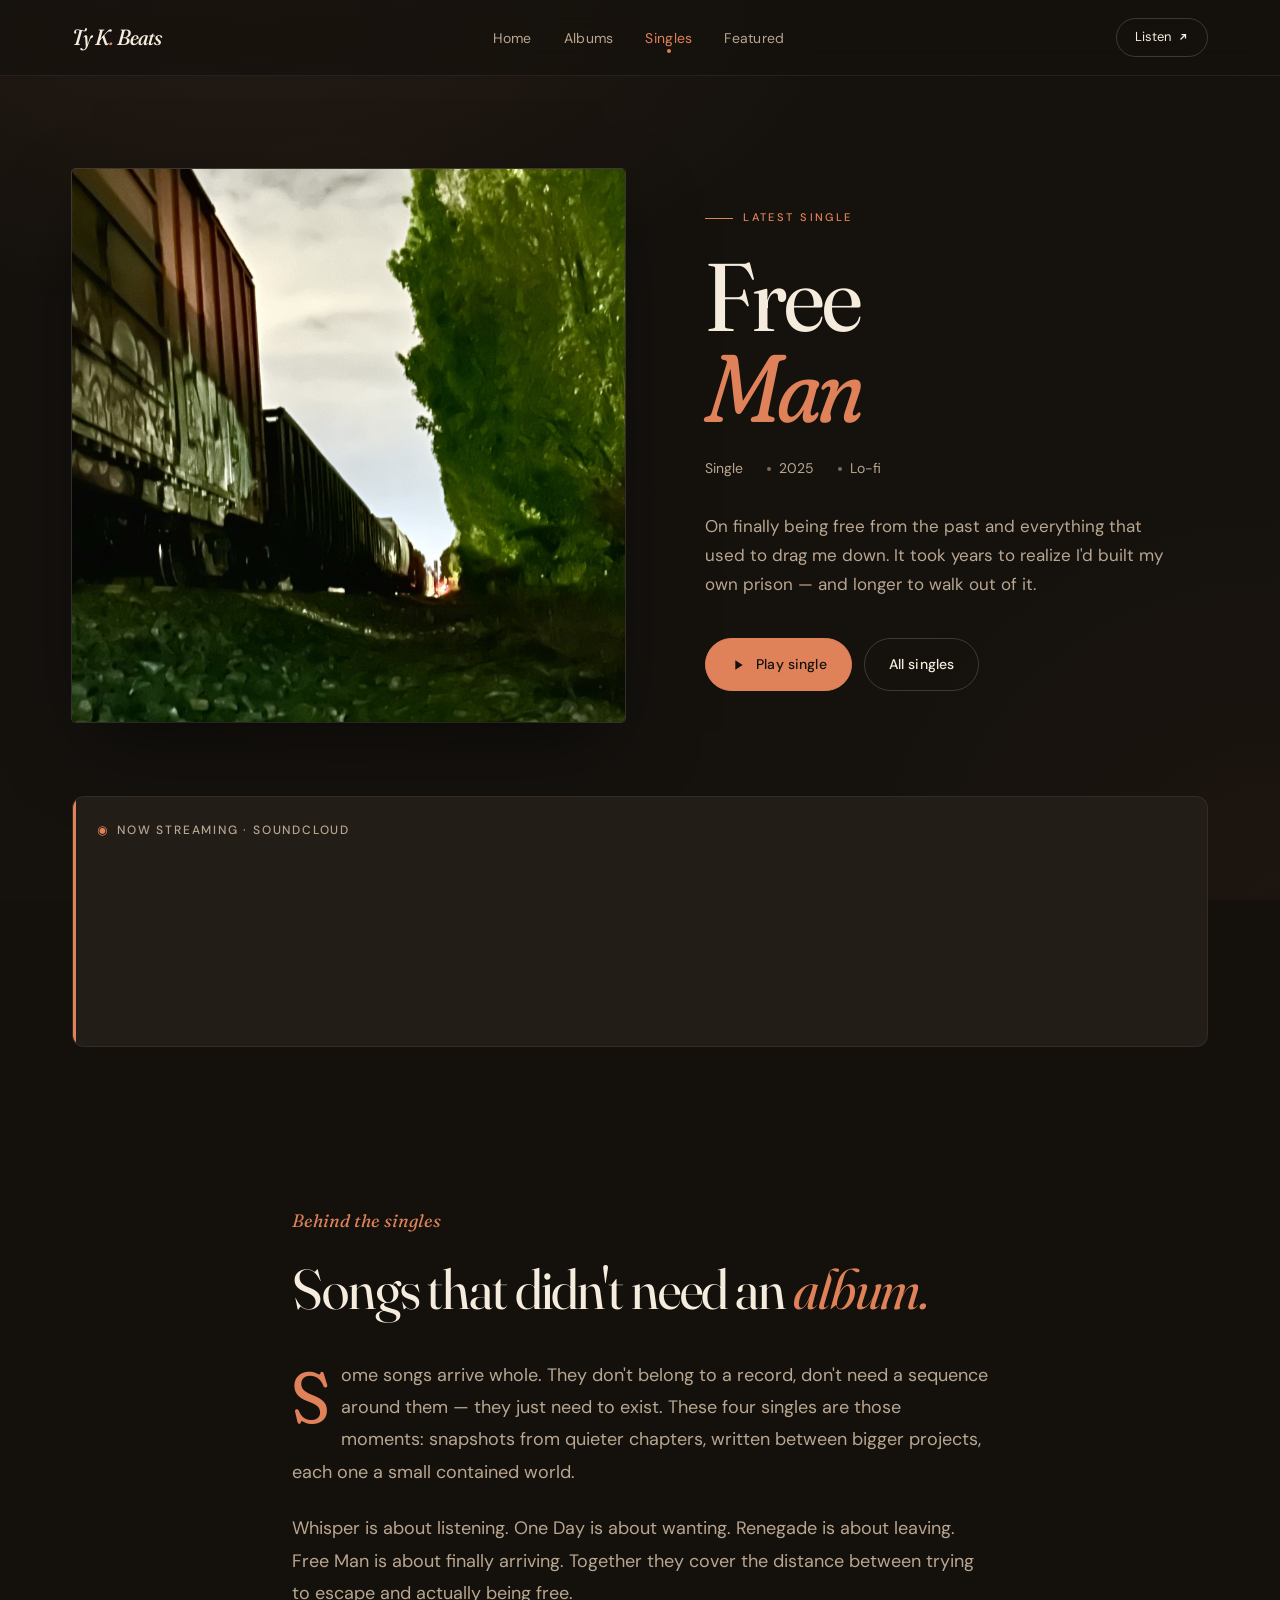
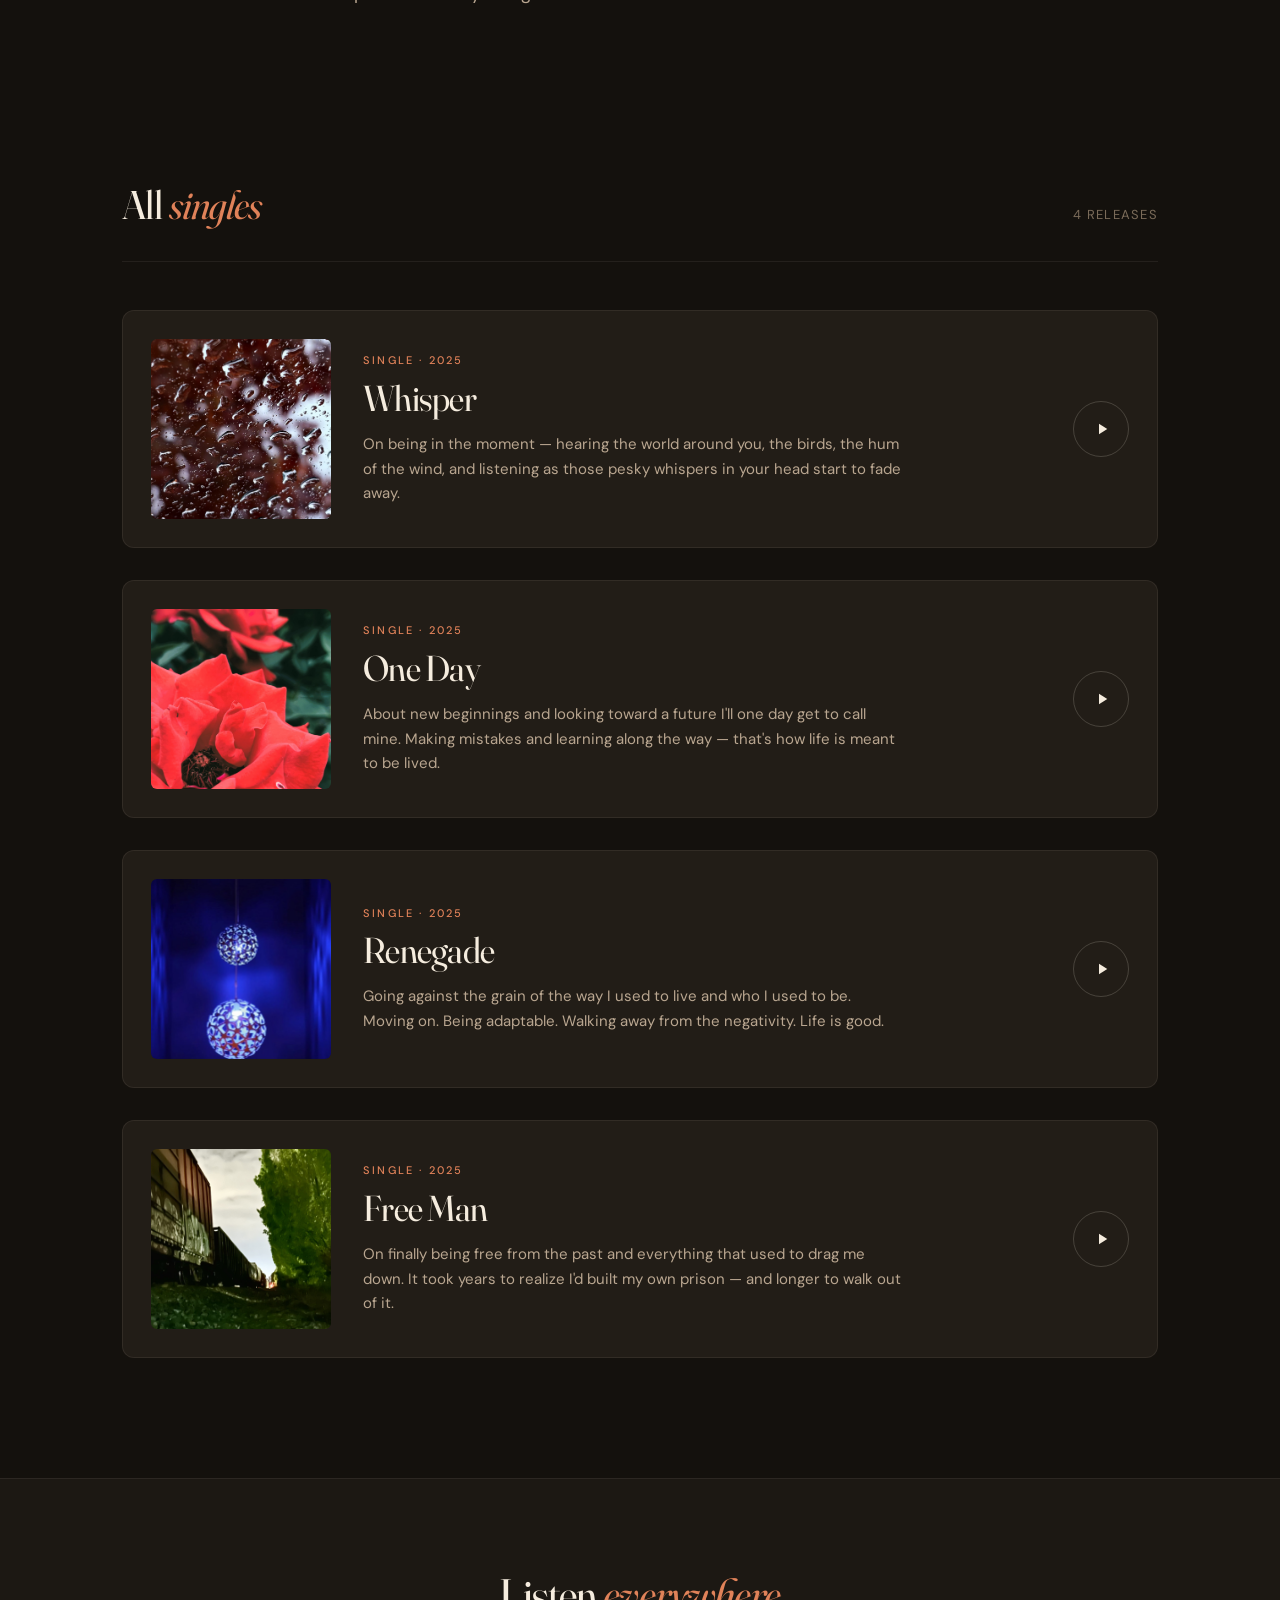
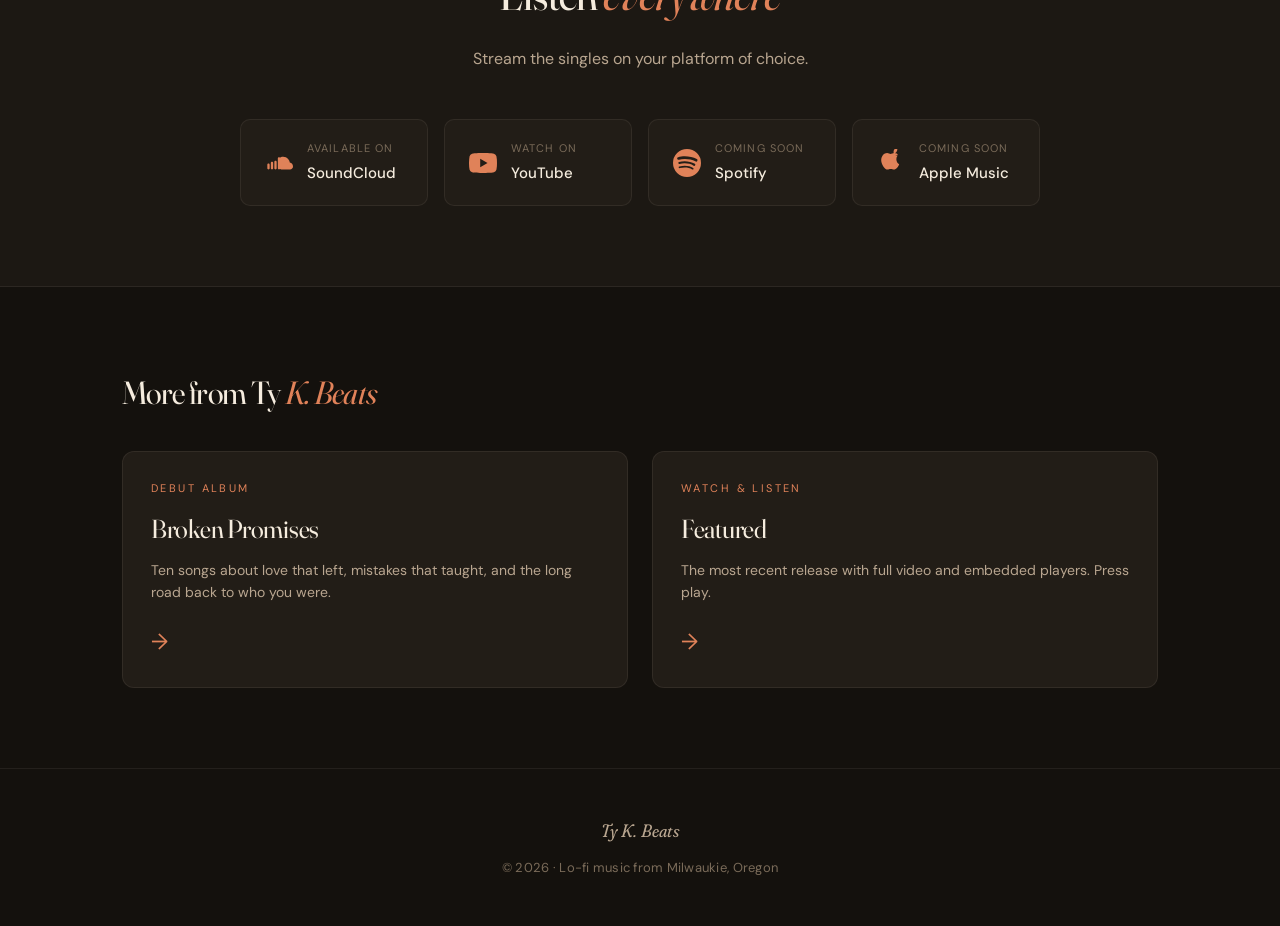
<file: singles.html>
<!DOCTYPE html>
<html lang="en">
<head>
<meta charset="UTF-8">
<meta name="viewport" content="width=device-width, initial-scale=1.0">
<meta name="description" content="Listen to singles by Ty K. Beats — Whisper, One Day, Renegade, and Free Man. Lo-fi music from Milwaukie, Oregon.">
<title>Ty K. Beats — Singles</title>

<link rel="preconnect" href="https://fonts.googleapis.com">
<link rel="preconnect" href="https://fonts.gstatic.com" crossorigin>
<link href="https://fonts.googleapis.com/css2?family=Fraunces:ital,opsz,wght,SOFT@0,9..144,300..900,0..100;1,9..144,300..900,0..100&family=DM+Sans:opsz,wght@9..40,300..700&display=swap" rel="stylesheet">
<link rel="stylesheet" href="styles.css">
</head>
<body>

<header>
  <nav class="nav">
    <a href="index.html" class="logo">Ty K<span>.</span> Beats</a>
    <ul class="nav-links">
      <li><a href="index.html">Home</a></li>
      <li><a href="albums.html">Albums</a></li>
      <li><a href="singles.html" class="active">Singles</a></li>
      <li><a href="featured.html">Featured</a></li>
    </ul>
    <a href="https://soundcloud.com/tykbeats" class="nav-cta" target="_blank" rel="noopener">
      Listen
      <svg width="12" height="12" viewBox="0 0 24 24" fill="none" stroke="currentColor" stroke-width="2.5"><path d="M7 17L17 7M9 7h8v8"/></svg>
    </a>
  </nav>
</header>

<main>

  <!-- HERO -->
  <section class="hero">
    <div class="hero-art">
      <img src="images/free_man_cover.jpg" alt="Free Man single cover">
    </div>
    <div class="hero-info">
      <div class="eyebrow">Latest single</div>
      <h1>Free<br><em>Man</em></h1>
      <div class="hero-meta">
        <span>Single</span>
        <span>2025</span>
        <span>Lo-fi</span>
      </div>
      <p class="hero-desc">
        On finally being free from the past and everything that used to drag me down. It took years to realize I'd built my own prison — and longer to walk out of it.
      </p>
      <div class="cta-row">
        <a class="btn btn-primary" href="https://soundcloud.com/tykbeats" target="_blank" rel="noopener">
          <svg viewBox="0 0 24 24" fill="currentColor"><path d="M8 5v14l11-7z"/></svg>
          Play single
        </a>
        <a class="btn" href="#all-singles">All singles</a>
      </div>
    </div>
  </section>

  <!-- EMBED PLAYER -->
  <section class="player-section">
    <div class="player-wrap">
      <div class="player-label">
        <span class="player-label-text">Now streaming · SoundCloud</span>
      </div>
      <iframe height="166" allow="autoplay" src="https://w.soundcloud.com/player/?url=https%3A//soundcloud.com/tykbeats&color=%23e08259&inverse=true&auto_play=false&show_user=true"></iframe>
    </div>
  </section>

  <!-- STORY -->
  <section class="story">
    <div class="story-eyebrow">Behind the singles</div>
    <h2>Songs that didn't need an <em>album.</em></h2>
    <p class="lead">
      Some songs arrive whole. They don't belong to a record, don't need a sequence around them — they just need to exist. These four singles are those moments: snapshots from quieter chapters, written between bigger projects, each one a small contained world.
    </p>
    <p>
      Whisper is about listening. One Day is about wanting. Renegade is about leaving. Free Man is about finally arriving. Together they cover the distance between trying to escape and actually being free.
    </p>
  </section>

  <!-- ALL SINGLES -->
  <section class="singles-section" id="all-singles">
    <div class="section-header">
      <h2>All <em>singles</em></h2>
      <span class="meta">4 releases</span>
    </div>

    <div class="singles-grid">

      <a class="single-card" href="https://soundcloud.com/tykbeats" target="_blank" rel="noopener">
        <div class="single-card-art">
          <img src="images/whisper_cover.jpeg" alt="Whisper single cover">
        </div>
        <div class="single-card-body">
          <div class="single-card-eyebrow">Single · 2025</div>
          <h3>Whisper</h3>
          <p>On being in the moment — hearing the world around you, the birds, the hum of the wind, and listening as those pesky whispers in your head start to fade away.</p>
        </div>
        <span class="single-card-play">
          <svg viewBox="0 0 24 24" fill="currentColor"><path d="M8 5v14l11-7z"/></svg>
        </span>
      </a>

      <a class="single-card" href="https://soundcloud.com/tykbeats" target="_blank" rel="noopener">
        <div class="single-card-art">
          <img src="images/one_day_cover.jpg" alt="One Day single cover">
        </div>
        <div class="single-card-body">
          <div class="single-card-eyebrow">Single · 2025</div>
          <h3>One Day</h3>
          <p>About new beginnings and looking toward a future I'll one day get to call mine. Making mistakes and learning along the way — that's how life is meant to be lived.</p>
        </div>
        <span class="single-card-play">
          <svg viewBox="0 0 24 24" fill="currentColor"><path d="M8 5v14l11-7z"/></svg>
        </span>
      </a>

      <a class="single-card" href="https://soundcloud.com/tykbeats" target="_blank" rel="noopener">
        <div class="single-card-art">
          <img src="images/renegade_cover.jpg" alt="Renegade single cover">
        </div>
        <div class="single-card-body">
          <div class="single-card-eyebrow">Single · 2025</div>
          <h3>Renegade</h3>
          <p>Going against the grain of the way I used to live and who I used to be. Moving on. Being adaptable. Walking away from the negativity. Life is good.</p>
        </div>
        <span class="single-card-play">
          <svg viewBox="0 0 24 24" fill="currentColor"><path d="M8 5v14l11-7z"/></svg>
        </span>
      </a>

      <a class="single-card" href="https://soundcloud.com/tykbeats" target="_blank" rel="noopener">
        <div class="single-card-art">
          <img src="images/free_man_cover.jpg" alt="Free Man single cover">
        </div>
        <div class="single-card-body">
          <div class="single-card-eyebrow">Single · 2025</div>
          <h3>Free Man</h3>
          <p>On finally being free from the past and everything that used to drag me down. It took years to realize I'd built my own prison — and longer to walk out of it.</p>
        </div>
        <span class="single-card-play">
          <svg viewBox="0 0 24 24" fill="currentColor"><path d="M8 5v14l11-7z"/></svg>
        </span>
      </a>

    </div>
  </section>

  <!-- LISTEN ON -->
  <section class="listen">
    <div class="listen-inner">
      <h2>Listen <em>everywhere</em></h2>
      <p class="listen-sub">Stream the singles on your platform of choice.</p>
      <div class="platforms">

        <a class="platform" href="https://soundcloud.com/tykbeats" target="_blank" rel="noopener" aria-label="Listen on SoundCloud">
          <svg class="platform-icon" viewBox="0 0 24 24" fill="currentColor"><path d="M2 13.5c0-.55.45-1 1-1s1 .45 1 1v3c0 .55-.45 1-1 1s-1-.45-1-1zm3-1.5c0-.55.45-1 1-1s1 .45 1 1v4.5c0 .55-.45 1-1 1s-1-.45-1-1zm3-1c0-.55.45-1 1-1s1 .45 1 1v5.5c0 .55-.45 1-1 1s-1-.45-1-1zm3-3c0-.55.45-1 1-1s1 .45 1 1v8.5c0 .55-.45 1-1 1s-1-.45-1-1zm10.5 9.5h-7.5c-.83 0-1.5-.67-1.5-1.5v-7.59c0-.62.38-1.18.96-1.4 1.43-.55 3.04-.51 4.46.14 1.77.82 3.08 2.55 3.34 4.47 1.61.27 2.74 1.66 2.74 3.38 0 1.38-1.12 2.5-2.5 2.5z"/></svg>
          <div class="platform-text">
            <small>Available on</small>
            <strong>SoundCloud</strong>
          </div>
        </a>

        <a class="platform" href="https://www.youtube.com/@TyKBeats" target="_blank" rel="noopener" aria-label="Listen on YouTube">
          <svg class="platform-icon" viewBox="0 0 24 24" fill="currentColor"><path d="M23.5 6.2a3 3 0 0 0-2.1-2.1C19.5 3.5 12 3.5 12 3.5s-7.5 0-9.4.6A3 3 0 0 0 .5 6.2 31.5 31.5 0 0 0 0 12a31.5 31.5 0 0 0 .5 5.8 3 3 0 0 0 2.1 2.1C4.5 20.5 12 20.5 12 20.5s7.5 0 9.4-.6a3 3 0 0 0 2.1-2.1c.4-1.9.5-3.8.5-5.8s-.1-3.9-.5-5.8zM9.6 15.6V8.4l6.3 3.6-6.3 3.6z"/></svg>
          <div class="platform-text">
            <small>Watch on</small>
            <strong>YouTube</strong>
          </div>
        </a>

        <a class="platform" href="#" aria-label="Listen on Spotify">
          <svg class="platform-icon" viewBox="0 0 24 24" fill="currentColor"><path d="M12 0a12 12 0 1 0 0 24 12 12 0 0 0 0-24zm5.5 17.3a.75.75 0 0 1-1 .25c-2.85-1.75-6.45-2.15-10.65-1.2a.75.75 0 1 1-.35-1.45c4.6-1.05 8.55-.6 11.75 1.35.4.2.5.7.25 1.05zm1.5-3.3a.95.95 0 0 1-1.3.3c-3.25-2-8.2-2.55-12.05-1.4a.95.95 0 0 1-.55-1.8c4.4-1.3 9.85-.7 13.6 1.6.45.25.6.85.3 1.3zm.15-3.4c-3.9-2.3-10.35-2.5-14.05-1.4a1.15 1.15 0 1 1-.65-2.2c4.25-1.3 11.4-1 15.9 1.65a1.15 1.15 0 1 1-1.2 1.95z"/></svg>
          <div class="platform-text">
            <small>Coming soon</small>
            <strong>Spotify</strong>
          </div>
        </a>

        <a class="platform" href="#" aria-label="Listen on Apple Music">
          <svg class="platform-icon" viewBox="0 0 24 24" fill="currentColor"><path d="M17.7 5.5a4.7 4.7 0 0 0-1.1 3.2c0 2.05 1.25 3.7 2.4 4.4-.7 2-2.45 4.55-4.5 4.55-.9 0-1.55-.55-2.7-.55-1.15 0-1.9.55-2.85.55-2.05 0-4.3-3.05-5.05-6.05-.45-1.85-.45-3.65.55-5.4.95-1.65 2.6-2.7 4.3-2.7 1.1 0 2.1.7 2.85.7.7 0 1.95-.75 3.4-.75.5 0 2.05.05 3 1.5 0 0-1.7.5-2.3.55zm-3.55-3a4.05 4.05 0 0 1 1-2.5C16.05 0 17.05 0 17.4 0c.05.4 0 1.45-.65 2.4-.65 1-1.6 1.55-2.55 1.5-.05-.35 0-.85.1-1.4z"/></svg>
          <div class="platform-text">
            <small>Coming soon</small>
            <strong>Apple Music</strong>
          </div>
        </a>

      </div>
    </div>
  </section>

  <!-- NEXT UP -->
  <section class="next-up">
    <h2>More from Ty <em>K. Beats</em></h2>
    <div class="next-grid">
      <a class="next-card" href="albums.html">
        <div class="next-card-eyebrow">Debut album</div>
        <h3>Broken Promises</h3>
        <p>Ten songs about love that left, mistakes that taught, and the long road back to who you were.</p>
        <span class="next-card-arrow">→</span>
      </a>
      <a class="next-card" href="featured.html">
        <div class="next-card-eyebrow">Watch &amp; listen</div>
        <h3>Featured</h3>
        <p>The most recent release with full video and embedded players. Press play.</p>
        <span class="next-card-arrow">→</span>
      </a>
    </div>
  </section>

</main>

<footer>
  <div class="footer-mark">Ty K. Beats</div>
  <div>© 2026 · Lo-fi music from Milwaukie, Oregon</div>
</footer>

</body>
</html>
</file>
<file: styles.css>
/* ===========================================================
   Ty K. Beats — shared stylesheet
   All four pages reference this file.
   =========================================================== */

:root {
  --bg: #14110d;
  --bg-elev: #1c1813;
  --bg-card: #221d17;
  --bg-card-hover: #2a241d;
  --text: #f5ecde;
  --text-mute: #b9a690;
  --text-dim: #7a6b59;
  --accent: #e08259;
  --accent-bright: #f3a37d;
  --accent-soft: rgba(224, 130, 89, 0.10);
  --border: rgba(245, 236, 222, 0.07);
  --border-hover: rgba(245, 236, 222, 0.18);
  --serif: 'Fraunces', Georgia, serif;
  --sans: 'DM Sans', system-ui, sans-serif;
}

* { box-sizing: border-box; margin: 0; padding: 0; }

html { scroll-behavior: smooth; -webkit-font-smoothing: antialiased; -moz-osx-font-smoothing: grayscale; }

body {
  font-family: var(--sans);
  background: var(--bg);
  color: var(--text);
  line-height: 1.6;
  font-weight: 400;
  overflow-x: hidden;
}

/* warm vignette atmosphere */
body::before {
  content: '';
  position: fixed;
  inset: 0;
  background:
    radial-gradient(ellipse 80% 60% at 20% 0%, rgba(224, 130, 89, 0.08), transparent 60%),
    radial-gradient(ellipse 60% 80% at 100% 100%, rgba(180, 80, 50, 0.05), transparent 60%);
  pointer-events: none;
  z-index: 0;
}

/* film grain overlay */
body::after {
  content: '';
  position: fixed;
  inset: 0;
  background-image: url("data:image/svg+xml,%3Csvg viewBox='0 0 200 200' xmlns='http://www.w3.org/2000/svg'%3E%3Cfilter id='n'%3E%3CfeTurbulence type='fractalNoise' baseFrequency='0.85' numOctaves='3' stitchTiles='stitch'/%3E%3CfeColorMatrix values='0 0 0 0 1 0 0 0 0 1 0 0 0 0 1 0 0 0 0.06 0'/%3E%3C/filter%3E%3Crect width='100%25' height='100%25' filter='url(%23n)'/%3E%3C/svg%3E");
  opacity: 0.4;
  pointer-events: none;
  z-index: 1;
  mix-blend-mode: overlay;
}

main, header, footer { position: relative; z-index: 2; }

a { color: inherit; }

img { display: block; max-width: 100%; }

/* ===========================================================
   Navigation (shared across all pages)
   =========================================================== */
header {
  position: sticky;
  top: 0;
  z-index: 50;
  backdrop-filter: blur(14px) saturate(140%);
  -webkit-backdrop-filter: blur(14px) saturate(140%);
  background: rgba(20, 17, 13, 0.72);
  border-bottom: 1px solid var(--border);
}

.nav {
  max-width: 1200px;
  margin: 0 auto;
  padding: 18px 32px;
  display: flex;
  align-items: center;
  justify-content: space-between;
  gap: 24px;
}

.logo {
  font-family: var(--serif);
  font-weight: 500;
  font-size: 22px;
  font-style: italic;
  font-variation-settings: 'opsz' 144, 'SOFT' 50;
  letter-spacing: -0.02em;
  color: var(--text);
  text-decoration: none;
}

.logo span { color: var(--accent); }

.nav-links {
  display: flex;
  gap: 32px;
  list-style: none;
}

.nav-links a {
  color: var(--text-mute);
  text-decoration: none;
  font-size: 14px;
  font-weight: 400;
  letter-spacing: 0.02em;
  transition: color 0.2s ease;
  position: relative;
}

.nav-links a:hover { color: var(--text); }

.nav-links a.active { color: var(--accent); }

.nav-links a.active::after {
  content: '';
  position: absolute;
  bottom: -6px;
  left: 50%;
  transform: translateX(-50%);
  width: 4px;
  height: 4px;
  border-radius: 50%;
  background: var(--accent);
}

.nav-cta {
  font-size: 13px;
  color: var(--text);
  text-decoration: none;
  padding: 8px 18px;
  border: 1px solid var(--border-hover);
  border-radius: 999px;
  transition: all 0.2s ease;
  display: inline-flex;
  align-items: center;
  gap: 6px;
}

.nav-cta:hover {
  background: var(--accent);
  border-color: var(--accent);
  color: var(--bg);
}

/* ===========================================================
   Buttons & CTAs (shared)
   =========================================================== */
.btn {
  display: inline-flex;
  align-items: center;
  gap: 10px;
  padding: 14px 24px;
  font-family: var(--sans);
  font-size: 14px;
  font-weight: 500;
  text-decoration: none;
  border-radius: 999px;
  border: 1px solid var(--border-hover);
  color: var(--text);
  background: transparent;
  cursor: pointer;
  transition: all 0.25s ease;
  letter-spacing: 0.01em;
}

.btn:hover {
  border-color: var(--text);
  transform: translateY(-1px);
}

.btn-primary {
  background: var(--accent);
  border-color: var(--accent);
  color: var(--bg);
}

.btn-primary:hover {
  background: var(--accent-bright);
  border-color: var(--accent-bright);
}

.btn svg { width: 16px; height: 16px; }

.eyebrow {
  display: inline-flex;
  align-items: center;
  gap: 10px;
  font-size: 11px;
  letter-spacing: 0.22em;
  text-transform: uppercase;
  color: var(--accent);
  font-weight: 500;
  margin-bottom: 24px;
}

.eyebrow::before {
  content: '';
  width: 28px;
  height: 1px;
  background: var(--accent);
}

/* ===========================================================
   Hero layouts (used by home, albums, singles)
   =========================================================== */
.hero {
  max-width: 1200px;
  margin: 0 auto;
  padding: 80px 32px 60px;
  display: grid;
  grid-template-columns: 1.1fr 1fr;
  gap: 80px;
  align-items: center;
  min-height: 80vh;
}

.hero-art {
  position: relative;
  animation: floatIn 1.2s cubic-bezier(0.16, 1, 0.3, 1) both;
}

@keyframes floatIn {
  from { opacity: 0; transform: translateY(40px); }
  to { opacity: 1; transform: translateY(0); }
}

.hero-art img {
  width: 100%;
  aspect-ratio: 1;
  object-fit: cover;
  border-radius: 4px;
  box-shadow:
    0 30px 80px -20px rgba(0, 0, 0, 0.6),
    0 0 0 1px var(--border-hover);
}

.hero-art::before {
  content: '';
  position: absolute;
  inset: -20px;
  background: radial-gradient(circle at center, var(--accent-soft), transparent 70%);
  filter: blur(40px);
  z-index: -1;
}

.hero-info {
  animation: fadeUp 1s cubic-bezier(0.16, 1, 0.3, 1) 0.2s both;
}

@keyframes fadeUp {
  from { opacity: 0; transform: translateY(20px); }
  to { opacity: 1; transform: translateY(0); }
}

.hero h1 {
  font-family: var(--serif);
  font-weight: 400;
  font-size: clamp(56px, 8vw, 96px);
  line-height: 0.95;
  letter-spacing: -0.03em;
  margin-bottom: 24px;
  font-variation-settings: 'opsz' 144, 'SOFT' 30;
}

.hero h1 em {
  font-style: italic;
  color: var(--accent);
  font-variation-settings: 'opsz' 144, 'SOFT' 100;
}

.hero-subhead {
  font-family: var(--serif);
  font-style: italic;
  font-size: 22px;
  color: var(--text-mute);
  margin-bottom: 32px;
  font-weight: 400;
  font-variation-settings: 'opsz' 144, 'SOFT' 80;
}

.hero-meta {
  display: flex;
  gap: 24px;
  margin-bottom: 32px;
  color: var(--text-mute);
  font-size: 14px;
  flex-wrap: wrap;
}

.hero-meta span { display: flex; align-items: center; gap: 8px; }
.hero-meta span::before {
  content: '';
  width: 4px;
  height: 4px;
  border-radius: 50%;
  background: var(--text-dim);
}
.hero-meta span:first-child::before { display: none; }

.hero-desc {
  color: var(--text-mute);
  font-size: 17px;
  line-height: 1.7;
  margin-bottom: 40px;
  max-width: 480px;
}

.cta-row {
  display: flex;
  gap: 12px;
  flex-wrap: wrap;
}

/* ===========================================================
   Wide hero (for featured page — video as centerpiece)
   =========================================================== */
.hero-wide {
  max-width: 1100px;
  margin: 0 auto;
  padding: 80px 32px 60px;
  text-align: center;
}

.hero-wide h1 {
  font-family: var(--serif);
  font-weight: 400;
  font-size: clamp(48px, 7vw, 84px);
  line-height: 1;
  letter-spacing: -0.03em;
  margin: 0 auto 24px;
  font-variation-settings: 'opsz' 144, 'SOFT' 30;
  max-width: 900px;
}

.hero-wide h1 em {
  font-style: italic;
  color: var(--accent);
  font-variation-settings: 'opsz' 144, 'SOFT' 100;
}

.hero-wide .eyebrow { justify-content: center; }
.hero-wide .eyebrow::before { width: 28px; }

.hero-wide-desc {
  color: var(--text-mute);
  font-size: 17px;
  line-height: 1.7;
  margin: 0 auto 48px;
  max-width: 580px;
}

/* ===========================================================
   SoundCloud / YouTube player wrappers
   =========================================================== */
.player-section {
  max-width: 1200px;
  margin: 0 auto;
  padding: 0 32px 80px;
}

.player-wrap {
  background: var(--bg-card);
  border: 1px solid var(--border);
  border-radius: 12px;
  padding: 24px;
  position: relative;
  overflow: hidden;
}

.player-wrap::before {
  content: '';
  position: absolute;
  top: 0; left: 0;
  width: 3px;
  height: 100%;
  background: var(--accent);
}

.player-label {
  display: flex;
  align-items: center;
  justify-content: space-between;
  margin-bottom: 16px;
  flex-wrap: wrap;
  gap: 8px;
}

.player-label-text {
  font-size: 12px;
  letter-spacing: 0.15em;
  text-transform: uppercase;
  color: var(--text-mute);
  font-weight: 500;
}

.player-label-text::before {
  content: '◉';
  color: var(--accent);
  margin-right: 8px;
  animation: pulse 2s infinite;
}

@keyframes pulse {
  0%, 100% { opacity: 1; }
  50% { opacity: 0.4; }
}

.player-wrap iframe {
  width: 100%;
  border: none;
  border-radius: 8px;
  display: block;
}

.video-frame {
  position: relative;
  width: 100%;
  aspect-ratio: 16 / 9;
  border-radius: 12px;
  overflow: hidden;
  background: #000;
  box-shadow: 0 30px 80px -20px rgba(0, 0, 0, 0.6);
}

.video-frame iframe {
  position: absolute;
  inset: 0;
  width: 100%;
  height: 100%;
  border: none;
}

/* ===========================================================
   Editorial story section (shared)
   =========================================================== */
.story {
  max-width: 760px;
  margin: 0 auto;
  padding: 80px 32px;
}

.story-eyebrow {
  font-family: var(--serif);
  font-style: italic;
  font-size: 18px;
  color: var(--accent);
  margin-bottom: 24px;
  font-weight: 400;
}

.story h2 {
  font-family: var(--serif);
  font-weight: 400;
  font-size: clamp(36px, 5vw, 56px);
  line-height: 1.05;
  letter-spacing: -0.02em;
  margin-bottom: 40px;
  font-variation-settings: 'opsz' 144;
}

.story h2 em { font-style: italic; color: var(--accent); }

.story p {
  font-size: 18px;
  line-height: 1.8;
  color: var(--text-mute);
  margin-bottom: 24px;
}

.story p.lead::first-letter {
  font-family: var(--serif);
  font-size: 72px;
  float: left;
  line-height: 0.85;
  padding: 8px 12px 0 0;
  color: var(--accent);
  font-weight: 400;
  font-variation-settings: 'opsz' 144, 'SOFT' 100;
}

.pullquote {
  font-family: var(--serif);
  font-style: italic;
  font-size: 28px;
  line-height: 1.4;
  color: var(--text);
  padding: 32px 0 32px 32px;
  border-left: 2px solid var(--accent);
  margin: 40px 0;
  font-weight: 400;
  font-variation-settings: 'opsz' 144, 'SOFT' 80;
}

/* ===========================================================
   Section header (shared)
   =========================================================== */
.section-header {
  display: flex;
  align-items: baseline;
  justify-content: space-between;
  margin-bottom: 48px;
  border-bottom: 1px solid var(--border);
  padding-bottom: 24px;
  flex-wrap: wrap;
  gap: 12px;
}

.section-header h2 {
  font-family: var(--serif);
  font-weight: 400;
  font-size: 40px;
  letter-spacing: -0.02em;
  font-variation-settings: 'opsz' 144;
}

.section-header h2 em { font-style: italic; color: var(--accent); }

.section-header .meta {
  font-size: 13px;
  color: var(--text-dim);
  letter-spacing: 0.1em;
  text-transform: uppercase;
}

/* ===========================================================
   Track list (albums.html)
   =========================================================== */
.tracks-section {
  max-width: 1100px;
  margin: 0 auto;
  padding: 60px 32px 80px;
}

.tracks { display: flex; flex-direction: column; }

.track {
  display: grid;
  grid-template-columns: 60px 1fr auto;
  gap: 24px;
  padding: 20px 16px;
  border-bottom: 1px solid var(--border);
  align-items: start;
  cursor: pointer;
  transition: background 0.2s ease, padding 0.2s ease;
  text-decoration: none;
  color: inherit;
}

.track:hover { background: var(--bg-card-hover); padding-left: 24px; }

.track-num {
  font-family: var(--serif);
  font-style: italic;
  font-size: 22px;
  color: var(--text-dim);
  font-weight: 400;
  font-variation-settings: 'opsz' 144;
  transition: color 0.2s ease;
  padding-top: 2px;
}

.track:hover .track-num { color: var(--accent); }

.track-body { min-width: 0; }

.track-title {
  font-family: var(--serif);
  font-size: 24px;
  font-weight: 400;
  line-height: 1.2;
  margin-bottom: 8px;
  letter-spacing: -0.01em;
  font-variation-settings: 'opsz' 144;
  transition: color 0.2s ease;
}

.track:hover .track-title { color: var(--accent-bright); }

.track-desc {
  font-size: 14.5px;
  line-height: 1.65;
  color: var(--text-mute);
  max-width: 640px;
}

.track-play {
  display: flex;
  align-items: center;
  gap: 12px;
  padding-top: 4px;
}

.track-duration {
  font-family: var(--sans);
  font-size: 13px;
  color: var(--text-dim);
  font-variant-numeric: tabular-nums;
}

.play-btn {
  width: 38px;
  height: 38px;
  border-radius: 50%;
  border: 1px solid var(--border-hover);
  background: transparent;
  display: flex;
  align-items: center;
  justify-content: center;
  transition: all 0.2s ease;
  flex-shrink: 0;
}

.track:hover .play-btn {
  background: var(--accent);
  border-color: var(--accent);
  transform: scale(1.08);
}

.play-btn svg { width: 12px; height: 12px; color: var(--text); transition: color 0.2s; margin-left: 2px; }
.track:hover .play-btn svg { color: var(--bg); }

/* ===========================================================
   Singles grid (singles.html)
   =========================================================== */
.singles-section {
  max-width: 1100px;
  margin: 0 auto;
  padding: 60px 32px 80px;
}

.singles-grid {
  display: flex;
  flex-direction: column;
  gap: 32px;
}

.single-card {
  display: grid;
  grid-template-columns: 180px 1fr auto;
  gap: 32px;
  padding: 28px;
  background: var(--bg-card);
  border: 1px solid var(--border);
  border-radius: 12px;
  text-decoration: none;
  color: inherit;
  transition: all 0.25s ease;
  align-items: center;
}

.single-card:hover {
  background: var(--bg-card-hover);
  border-color: var(--border-hover);
  transform: translateY(-2px);
}

.single-card-art {
  width: 180px;
  aspect-ratio: 1;
  border-radius: 6px;
  overflow: hidden;
  position: relative;
}

.single-card-art img {
  width: 100%;
  height: 100%;
  object-fit: cover;
  transition: transform 0.4s ease;
}

.single-card:hover .single-card-art img {
  transform: scale(1.05);
}

.single-card-body { min-width: 0; }

.single-card-eyebrow {
  font-size: 11px;
  letter-spacing: 0.2em;
  text-transform: uppercase;
  color: var(--accent);
  margin-bottom: 10px;
  font-weight: 500;
}

.single-card h3 {
  font-family: var(--serif);
  font-size: 36px;
  font-weight: 400;
  line-height: 1.05;
  margin-bottom: 14px;
  letter-spacing: -0.02em;
  font-variation-settings: 'opsz' 144;
  transition: color 0.2s ease;
}

.single-card:hover h3 { color: var(--accent-bright); }

.single-card p {
  font-size: 15px;
  line-height: 1.65;
  color: var(--text-mute);
  max-width: 540px;
}

.single-card-play {
  width: 56px;
  height: 56px;
  border-radius: 50%;
  border: 1px solid var(--border-hover);
  background: transparent;
  display: flex;
  align-items: center;
  justify-content: center;
  transition: all 0.25s ease;
  flex-shrink: 0;
}

.single-card:hover .single-card-play {
  background: var(--accent);
  border-color: var(--accent);
  transform: scale(1.08);
}

.single-card-play svg { width: 18px; height: 18px; color: var(--text); transition: color 0.2s; margin-left: 2px; }
.single-card:hover .single-card-play svg { color: var(--bg); }

/* ===========================================================
   Past releases / featured release blocks
   =========================================================== */
.release-block {
  max-width: 1100px;
  margin: 0 auto 80px;
  padding: 0 32px;
}

.release-block-header {
  display: flex;
  align-items: baseline;
  justify-content: space-between;
  margin-bottom: 24px;
  flex-wrap: wrap;
  gap: 12px;
}

.release-block-header h2 {
  font-family: var(--serif);
  font-weight: 400;
  font-size: 32px;
  letter-spacing: -0.02em;
  font-variation-settings: 'opsz' 144;
}

.release-block-header h2 em { font-style: italic; color: var(--accent); }

.release-block-header .release-meta {
  font-size: 12px;
  color: var(--text-dim);
  letter-spacing: 0.18em;
  text-transform: uppercase;
}

.release-track-name {
  font-family: var(--serif);
  font-style: italic;
  font-size: 24px;
  color: var(--text-mute);
  margin-bottom: 20px;
  font-variation-settings: 'opsz' 144, 'SOFT' 80;
}

/* ===========================================================
   Listen everywhere section (shared)
   =========================================================== */
.listen {
  background: var(--bg-elev);
  padding: 80px 32px;
  border-top: 1px solid var(--border);
  border-bottom: 1px solid var(--border);
  margin-top: 40px;
}

.listen-inner {
  max-width: 1100px;
  margin: 0 auto;
  text-align: center;
}

.listen h2 {
  font-family: var(--serif);
  font-weight: 400;
  font-size: clamp(32px, 4vw, 44px);
  margin-bottom: 16px;
  letter-spacing: -0.02em;
  font-variation-settings: 'opsz' 144;
}

.listen h2 em { font-style: italic; color: var(--accent); }

.listen-sub { color: var(--text-mute); font-size: 16px; margin-bottom: 48px; }

.platforms {
  display: grid;
  grid-template-columns: repeat(auto-fit, minmax(180px, 1fr));
  gap: 16px;
  max-width: 800px;
  margin: 0 auto;
}

.platform {
  display: flex;
  align-items: center;
  gap: 14px;
  padding: 20px 24px;
  background: var(--bg-card);
  border: 1px solid var(--border);
  border-radius: 10px;
  text-decoration: none;
  color: var(--text);
  transition: all 0.25s ease;
  text-align: left;
}

.platform:hover {
  border-color: var(--accent);
  background: var(--bg-card-hover);
  transform: translateY(-2px);
}

.platform-icon { width: 28px; height: 28px; flex-shrink: 0; color: var(--accent); }

.platform-text small {
  display: block;
  font-size: 11px;
  letter-spacing: 0.1em;
  text-transform: uppercase;
  color: var(--text-dim);
  margin-bottom: 2px;
}

.platform-text strong { font-weight: 500; font-size: 15px; }

/* ===========================================================
   Discover / next-up cards (home + albums)
   =========================================================== */
.next-up {
  max-width: 1100px;
  margin: 0 auto;
  padding: 80px 32px;
}

.next-up h2 {
  font-family: var(--serif);
  font-weight: 400;
  font-size: 32px;
  margin-bottom: 32px;
  letter-spacing: -0.02em;
  font-variation-settings: 'opsz' 144;
}

.next-up h2 em { font-style: italic; color: var(--accent); }

.next-grid {
  display: grid;
  grid-template-columns: 1fr 1fr;
  gap: 24px;
}

.next-grid.three { grid-template-columns: repeat(3, 1fr); }

.next-card {
  background: var(--bg-card);
  border: 1px solid var(--border);
  border-radius: 12px;
  padding: 28px;
  text-decoration: none;
  color: var(--text);
  transition: all 0.25s ease;
  position: relative;
  overflow: hidden;
  display: flex;
  flex-direction: column;
}

.next-card:hover {
  border-color: var(--accent);
  background: var(--bg-card-hover);
}

.next-card-thumb {
  width: 100%;
  aspect-ratio: 1;
  border-radius: 6px;
  overflow: hidden;
  margin-bottom: 20px;
}

.next-card-thumb img { width: 100%; height: 100%; object-fit: cover; transition: transform 0.4s ease; }
.next-card:hover .next-card-thumb img { transform: scale(1.05); }

.next-card-eyebrow {
  font-size: 11px;
  letter-spacing: 0.22em;
  text-transform: uppercase;
  color: var(--accent);
  margin-bottom: 12px;
}

.next-card h3 {
  font-family: var(--serif);
  font-weight: 400;
  font-size: 26px;
  margin-bottom: 8px;
  letter-spacing: -0.01em;
  font-variation-settings: 'opsz' 144;
}

.next-card p {
  color: var(--text-mute);
  font-size: 14px;
  margin-bottom: 20px;
  flex-grow: 1;
}

.next-card-arrow {
  font-size: 22px;
  color: var(--accent);
  transition: transform 0.25s ease;
  display: inline-block;
  align-self: flex-start;
}

.next-card:hover .next-card-arrow { transform: translateX(6px); }

/* ===========================================================
   Footer (shared)
   =========================================================== */
footer {
  border-top: 1px solid var(--border);
  padding: 48px 32px;
  text-align: center;
  color: var(--text-dim);
  font-size: 13px;
  letter-spacing: 0.02em;
}

footer .footer-mark {
  font-family: var(--serif);
  font-style: italic;
  font-size: 18px;
  color: var(--text-mute);
  margin-bottom: 12px;
  font-variation-settings: 'opsz' 144, 'SOFT' 80;
}

/* ===========================================================
   Responsive
   =========================================================== */
@media (max-width: 900px) {
  .hero {
    grid-template-columns: 1fr;
    gap: 48px;
    padding: 48px 24px;
    min-height: auto;
  }
  .hero-art img { max-width: 420px; margin: 0 auto; }
  .hero-wide { padding: 48px 20px 40px; }
.nav {
  padding: 14px 20px;
  gap: 12px;
  flex-wrap: wrap;
}
.logo { font-size: 19px; }
.nav-links {
  display: flex;
  order: 3;
  width: 100%;
  justify-content: center;
  gap: 22px;
  padding-top: 10px;
  margin-top: 2px;
  border-top: 1px solid var(--border);
}
.nav-links a { font-size: 13px; }
.nav-cta { padding: 6px 14px; font-size: 12px; }
  .next-grid, .next-grid.three { grid-template-columns: 1fr; }
  .track { grid-template-columns: 40px 1fr auto; gap: 16px; padding: 16px 8px; }
  .track-title { font-size: 20px; }
  .pullquote { font-size: 22px; padding-left: 20px; }
  .story, .tracks-section, .next-up, .player-section,
  .singles-section, .release-block { padding-left: 20px; padding-right: 20px; }
  .listen { padding: 60px 20px; }

  .single-card {
    grid-template-columns: 1fr;
    gap: 20px;
    padding: 20px;
  }
  .single-card-art { width: 100%; max-width: 320px; margin: 0 auto; }
  .single-card-play { margin: 0 auto; }
  .single-card h3 { font-size: 28px; }
}

/* track row stagger */
.track {
  animation: trackIn 0.6s ease backwards;
}
.track:nth-child(1) { animation-delay: 0.05s; }
.track:nth-child(2) { animation-delay: 0.1s; }
.track:nth-child(3) { animation-delay: 0.15s; }
.track:nth-child(4) { animation-delay: 0.2s; }
.track:nth-child(5) { animation-delay: 0.25s; }
.track:nth-child(6) { animation-delay: 0.3s; }
.track:nth-child(7) { animation-delay: 0.35s; }
.track:nth-child(8) { animation-delay: 0.4s; }
.track:nth-child(9) { animation-delay: 0.45s; }
.track:nth-child(10) { animation-delay: 0.5s; }

.single-card {
  animation: trackIn 0.6s ease backwards;
}
.single-card:nth-child(1) { animation-delay: 0.1s; }
.single-card:nth-child(2) { animation-delay: 0.2s; }
.single-card:nth-child(3) { animation-delay: 0.3s; }
.single-card:nth-child(4) { animation-delay: 0.4s; }

@keyframes trackIn {
  from { opacity: 0; transform: translateY(8px); }
  to { opacity: 1; transform: translateY(0); }
}

@media (prefers-reduced-motion: reduce) {
  *, *::before, *::after { animation: none !important; transition: none !important; }
}
</file>
